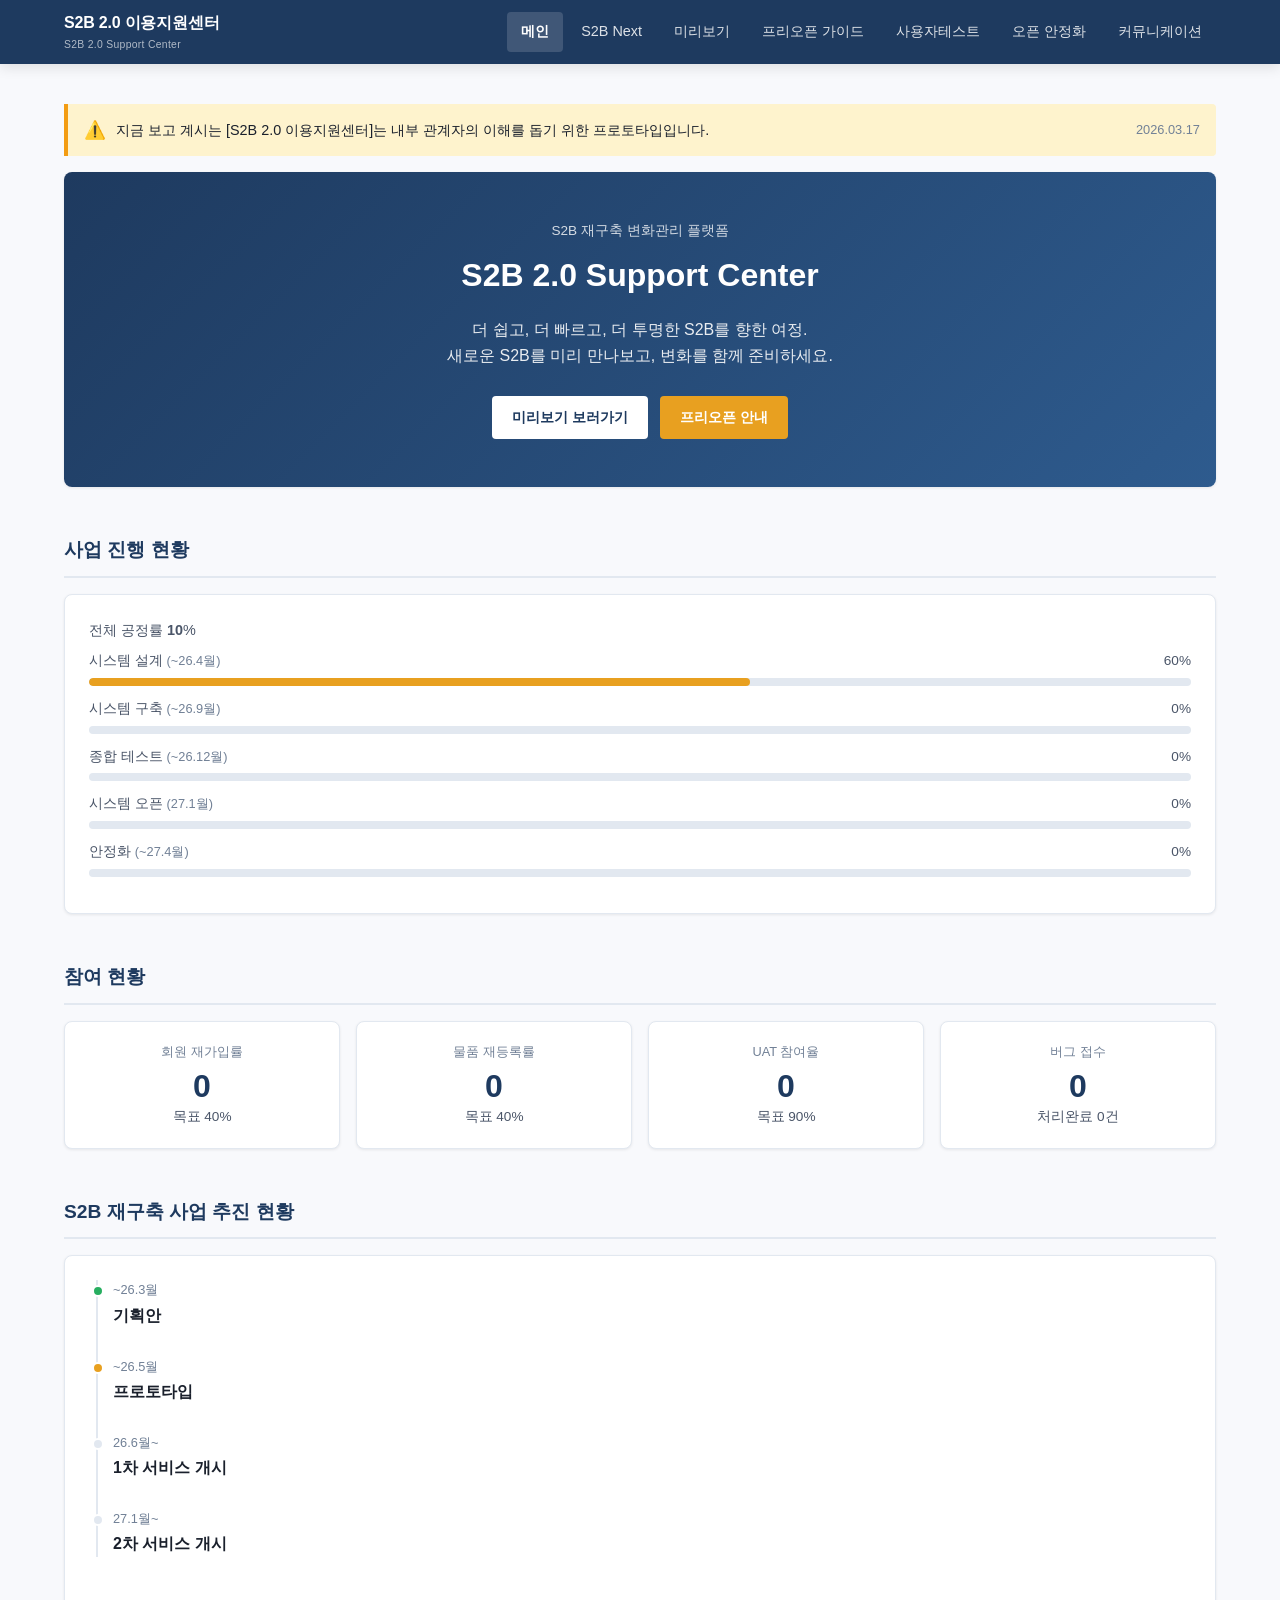
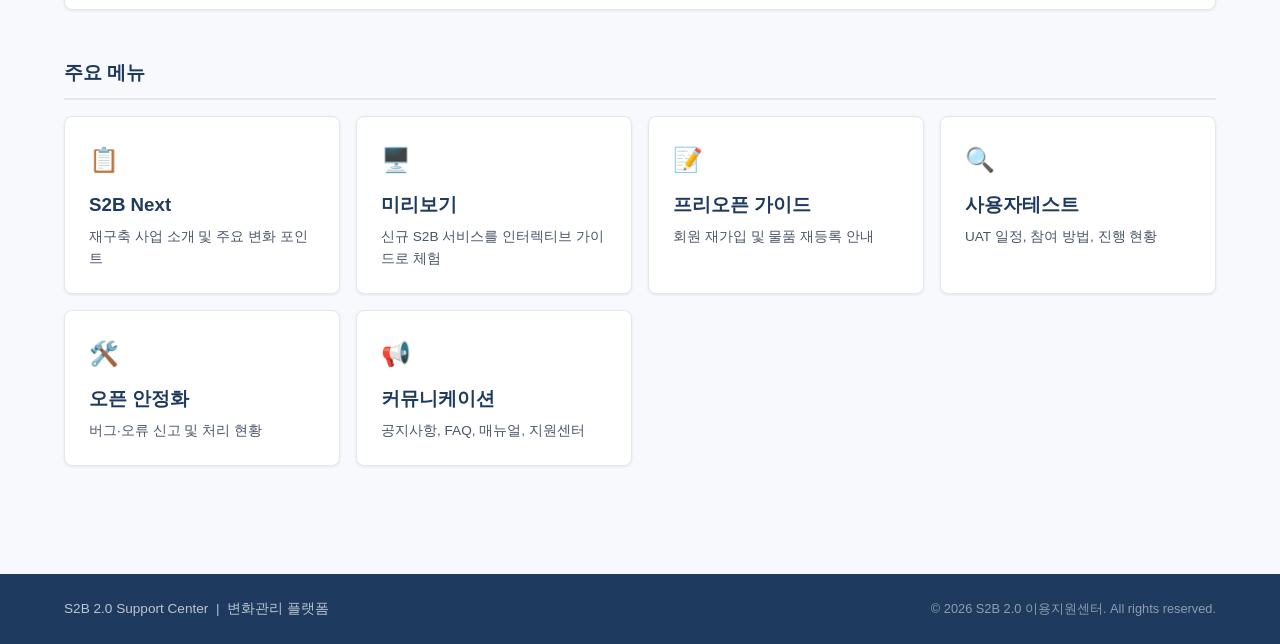
<file: index.html>
<!DOCTYPE html>
<html lang="ko">
<head>
  <meta charset="UTF-8">
  <meta name="viewport" content="width=device-width, initial-scale=1.0">
  <meta name="description" content="S2B 재구축 변화관리 플랫폼 - S2B 2.0 Support Center">
  <title>메인 | S2B 2.0 이용지원센터</title>
  <link rel="stylesheet" href="css/style.css">
</head>
<body>

  <div id="header-mount"></div>

  <main>
    <div class="container">

      <!-- 긴급공지 -->
      <div id="urgent-notices"></div>

      <!-- 히어로 -->
      <section class="card" style="text-align:center; padding: 48px 24px; background: linear-gradient(135deg, var(--color-primary) 0%, var(--color-primary-lt) 100%); color:#fff; border:none;">
        <p style="font-size:.85rem; opacity:.8; margin-bottom:8px;">S2B 재구축 변화관리 플랫폼</p>
        <h1 style="font-size:2rem; font-weight:800; margin-bottom:16px;">S2B 2.0 Support Center</h1>
        <p style="font-size:1rem; opacity:.9; max-width:540px; margin:0 auto 28px;">
          더 쉽고, 더 빠르고, 더 투명한 S2B를 향한 여정.<br>
          새로운 S2B를 미리 만나보고, 변화를 함께 준비하세요.
        </p>
        <div style="display:flex; gap:12px; justify-content:center; flex-wrap:wrap;">
          <a href="preview.html"  class="btn" style="background:#fff; color:var(--color-primary);">미리보기 보러가기</a>
          <a href="preopen.html" class="btn" style="background:var(--color-accent); color:#fff;">프리오픈 안내</a>
        </div>
      </section>

      <!-- 사업 진행 현황 -->
      <section>
        <h2 class="section-title">사업 진행 현황</h2>
        <div class="card">
          <div style="margin-bottom:8px; font-size:.9rem; color:var(--color-text-sub);">
            전체 공정률 <strong id="overall-rate">-</strong>%
          </div>
          <div id="phase-progress"></div>
        </div>
      </section>

      <!-- 참여 현황 통계 -->
      <section>
        <h2 class="section-title">참여 현황</h2>
        <div class="stat-grid" id="stat-grid"></div>
      </section>

      <!-- S2B 재구축 사업 추진 현황 -->
      <section>
        <h2 class="section-title">S2B 재구축 사업 추진 현황</h2>
        <div class="card">
          <div class="timeline" id="ngc-timeline"></div>
        </div>
      </section>

      <!-- 바로가기 카드 -->
      <section>
        <h2 class="section-title">주요 메뉴</h2>
        <div style="display:grid; grid-template-columns: repeat(auto-fit, minmax(220px, 1fr)); gap:16px;">
          <a href="s2b-next.html" class="card" style="display:block; text-decoration:none;">
            <div style="font-size:1.5rem; margin-bottom:10px;">📋</div>
            <h3 style="font-weight:700; margin-bottom:6px; color:var(--color-primary);">S2B Next</h3>
            <p style="font-size:.85rem; color:var(--color-text-sub);">재구축 사업 소개 및 주요 변화 포인트</p>
          </a>
          <a href="preview.html" class="card" style="display:block; text-decoration:none;">
            <div style="font-size:1.5rem; margin-bottom:10px;">🖥️</div>
            <h3 style="font-weight:700; margin-bottom:6px; color:var(--color-primary);">미리보기</h3>
            <p style="font-size:.85rem; color:var(--color-text-sub);">신규 S2B 서비스를 인터렉티브 가이드로 체험</p>
          </a>
          <a href="preopen.html" class="card" style="display:block; text-decoration:none;">
            <div style="font-size:1.5rem; margin-bottom:10px;">📝</div>
            <h3 style="font-weight:700; margin-bottom:6px; color:var(--color-primary);">프리오픈 가이드</h3>
            <p style="font-size:.85rem; color:var(--color-text-sub);">회원 재가입 및 물품 재등록 안내</p>
          </a>
          <a href="uat.html" class="card" style="display:block; text-decoration:none;">
            <div style="font-size:1.5rem; margin-bottom:10px;">🔍</div>
            <h3 style="font-weight:700; margin-bottom:6px; color:var(--color-primary);">사용자테스트</h3>
            <p style="font-size:.85rem; color:var(--color-text-sub);">UAT 일정, 참여 방법, 진행 현황</p>
          </a>
          <a href="stabilization.html" class="card" style="display:block; text-decoration:none;">
            <div style="font-size:1.5rem; margin-bottom:10px;">🛠️</div>
            <h3 style="font-weight:700; margin-bottom:6px; color:var(--color-primary);">오픈 안정화</h3>
            <p style="font-size:.85rem; color:var(--color-text-sub);">버그·오류 신고 및 처리 현황</p>
          </a>
          <a href="communication.html" class="card" style="display:block; text-decoration:none;">
            <div style="font-size:1.5rem; margin-bottom:10px;">📢</div>
            <h3 style="font-weight:700; margin-bottom:6px; color:var(--color-primary);">커뮤니케이션</h3>
            <p style="font-size:.85rem; color:var(--color-text-sub);">공지사항, FAQ, 매뉴얼, 지원센터</p>
          </a>
        </div>
      </section>

    </div>
  </main>

  <div id="footer-mount"></div>

  <script src="js/components.js"></script>
  <script src="js/app.js"></script>
  <script>
    document.addEventListener('DOMContentLoaded', async () => {
      const data = await loadData('data/main.json');
      if (!data) return;

      // 긴급공지
      const urgentEl = document.getElementById('urgent-notices');
      const urgent = data.notices.filter(n => n.type === 'urgent');
      urgentEl.innerHTML = urgent.map(n => `
        <div class="urgent-banner">
          <span class="urgent-icon">⚠️</span>
          <span class="urgent-text">${n.title}</span>
          <span class="urgent-date">${formatDate(n.date)}</span>
        </div>
      `).join('');

      // 전체 공정률
      document.getElementById('overall-rate').textContent = data.projectProgress.overall;

      // 단계별 진행률
      const phaseEl = document.getElementById('phase-progress');
      phaseEl.innerHTML = data.projectProgress.phases.map(p => `
        <div class="progress-wrap">
          <div class="progress-label">
            <span>${p.name} <span style="font-size:.8rem; color:var(--color-text-muted);">(${p.period})</span></span>
            <span>${p.rate}%</span>
          </div>
          <div class="progress-bar">
            <div class="progress-fill ${p.status === 'active' ? 'accent' : p.status === 'done' ? 'success' : ''}"
                 style="width:${p.rate}%"></div>
          </div>
        </div>
      `).join('');

      // 통계 카드
      const s = data.stats;
      renderStatCards('stat-grid', [
        { label: '회원 재가입률',  value: s.memberReregister.current,  unit: `목표 ${s.memberReregister.target}%`,  color: '' },
        { label: '물품 재등록률',  value: s.productReregister.current, unit: `목표 ${s.productReregister.target}%`, color: '' },
        { label: 'UAT 참여율',     value: s.uatProgress.current,       unit: `목표 ${s.uatProgress.target}%`,       color: '' },
        { label: '버그 접수',      value: s.bugBounty.total,           unit: `처리완료 ${s.bugBounty.completed}건`, color: '' },
      ]);

      // NGC 타임라인
      const tlEl = document.getElementById('ngc-timeline');
      tlEl.innerHTML = data.ngcProgress.phases.map(p => `
        <div class="timeline-item ${p.status}">
          <div class="timeline-period">${p.period}</div>
          <div class="timeline-label">${p.name}</div>
        </div>
      `).join('');
    });
  </script>
</body>
</html>
</file>
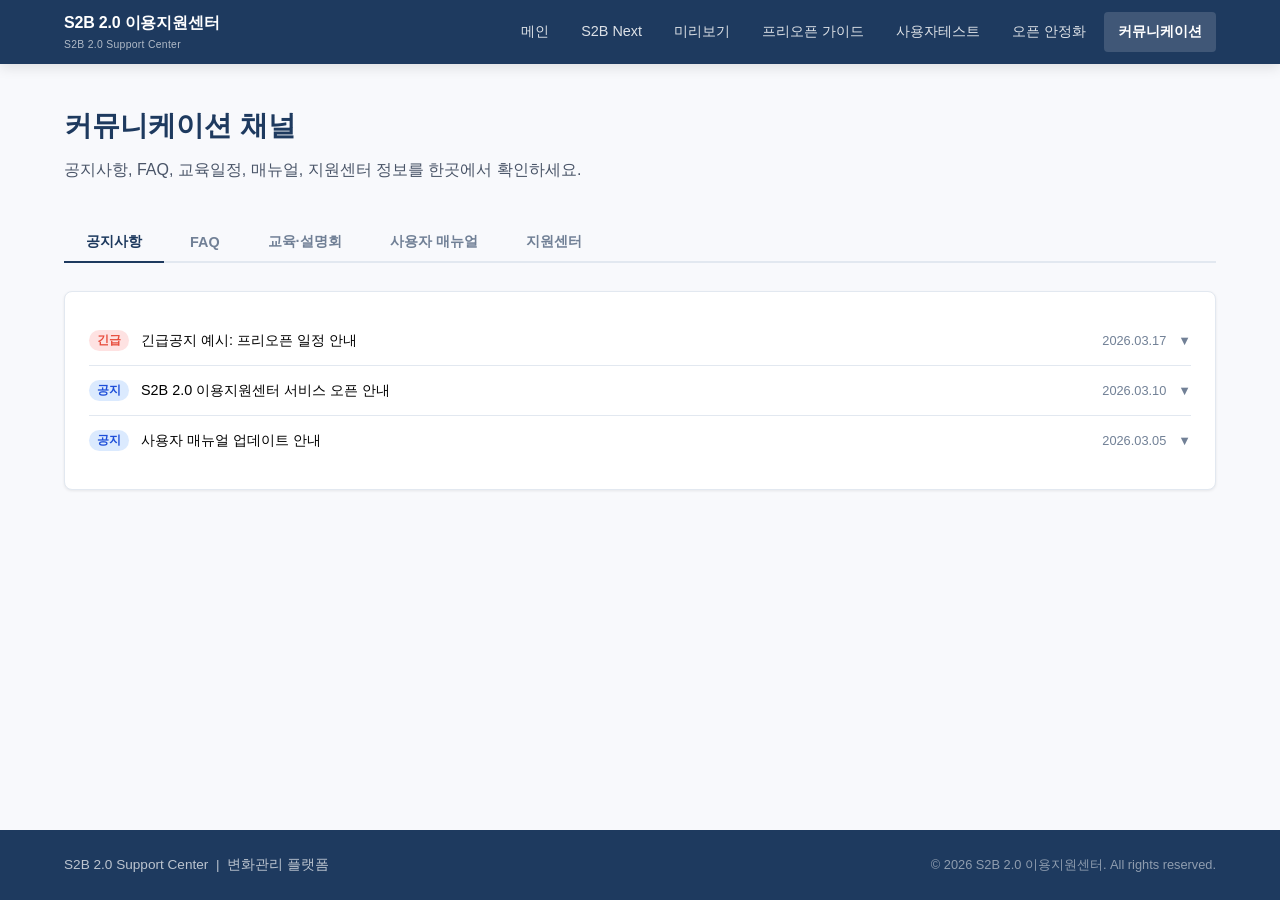
<file: communication.html>
<!DOCTYPE html>
<html lang="ko">
<head>
  <meta charset="UTF-8">
  <meta name="viewport" content="width=device-width, initial-scale=1.0">
  <meta name="description" content="커뮤니케이션 채널 - 공지사항, FAQ, 교육일정, 매뉴얼, 지원센터">
  <title>커뮤니케이션 | S2B 2.0 이용지원센터</title>
  <link rel="stylesheet" href="css/style.css">
  <style>
    .comm-tabs { display: flex; gap: 4px; flex-wrap: wrap; margin-bottom: 28px; border-bottom: 2px solid var(--color-border); }
    .comm-tab {
      padding: 10px 22px; font-size: .9rem; font-weight: 600;
      color: var(--color-text-muted);
      border-bottom: 2px solid transparent; margin-bottom: -2px;
      cursor: pointer; transition: all .15s; white-space: nowrap;
    }
    .comm-tab.active { color: var(--color-primary); border-bottom-color: var(--color-primary); }
    .comm-panel { display: none; }
    .comm-panel.active { display: block; }

    .edu-table { width: 100%; border-collapse: collapse; font-size: .875rem; }
    .edu-table th { background: var(--color-bg); padding: 10px 14px; text-align:left; font-weight:600; border-bottom: 2px solid var(--color-border); }
    .edu-table td { padding: 12px 14px; border-bottom: 1px solid var(--color-border); vertical-align: top; }
    .edu-table tr:last-child td { border-bottom: none; }

    .manual-list { display: flex; flex-direction: column; gap: 8px; }
    .manual-item {
      display: flex; align-items: center; justify-content: space-between; gap: 12px;
      padding: 14px 16px;
      border: 1px solid var(--color-border); border-radius: var(--radius-md);
      background: var(--color-surface);
    }
    .manual-info { display: flex; align-items: center; gap: 10px; flex: 1; }
    .manual-icon { font-size: 1.4rem; }
    .manual-title { font-weight: 600; font-size: .9rem; }
    .manual-size  { font-size: .8rem; color: var(--color-text-muted); }
  </style>
</head>
<body>

  <div id="header-mount"></div>

  <main>
    <div class="container">
      <h1 class="page-title">커뮤니케이션 채널</h1>
      <p class="page-desc">공지사항, FAQ, 교육일정, 매뉴얼, 지원센터 정보를 한곳에서 확인하세요.</p>

      <div class="comm-tabs">
        <button class="comm-tab active" data-tab="notice">공지사항</button>
        <button class="comm-tab" data-tab="faq">FAQ</button>
        <button class="comm-tab" data-tab="education">교육·설명회</button>
        <button class="comm-tab" data-tab="manual">사용자 매뉴얼</button>
        <button class="comm-tab" data-tab="support">지원센터</button>
      </div>

      <!-- 공지사항 -->
      <div class="comm-panel active" id="panel-notice">
        <div class="card" id="notice-list-wrap">
          <div class="notice-list" id="notice-list"></div>
        </div>
      </div>

      <!-- FAQ -->
      <div class="comm-panel" id="panel-faq">
        <div style="display:flex; gap:8px; flex-wrap:wrap; margin-bottom:16px;" id="faq-category-filter">
          <button class="preview-nav-btn active" data-cat="all" style="border-radius:4px; padding:6px 14px; border:1.5px solid var(--color-border); font-size:.85rem; font-weight:600; color:var(--color-text-sub); background:var(--color-surface); cursor:pointer;">전체</button>
        </div>
        <div id="faq-container"></div>
      </div>

      <!-- 교육·설명회 -->
      <div class="comm-panel" id="panel-education">
        <div class="card" style="overflow-x:auto;">
          <table class="edu-table">
            <thead>
              <tr>
                <th>구분</th><th>제목</th><th>일정</th><th>대상</th><th>상태</th>
              </tr>
            </thead>
            <tbody id="edu-tbody"></tbody>
          </table>
        </div>
      </div>

      <!-- 사용자 매뉴얼 -->
      <div class="comm-panel" id="panel-manual">
        <div class="manual-list" id="manual-list"></div>
      </div>

      <!-- 지원센터 -->
      <div class="comm-panel" id="panel-support">
        <div style="display:grid; grid-template-columns:repeat(auto-fit, minmax(260px,1fr)); gap:16px;">
          <div class="card">
            <h3 style="font-weight:700; margin-bottom:16px; color:var(--color-primary);">프로젝트팀</h3>
            <dl style="display:flex; flex-direction:column; gap:10px; font-size:.9rem;">
              <div style="display:flex; gap:12px;">
                <dt style="color:var(--color-text-muted); flex-shrink:0; width:50px;">기관명</dt>
                <dd id="team-name" style="font-weight:600;"></dd>
              </div>
              <div style="display:flex; gap:12px;">
                <dt style="color:var(--color-text-muted); flex-shrink:0; width:50px;">전화</dt>
                <dd id="team-phone"></dd>
              </div>
              <div style="display:flex; gap:12px;">
                <dt style="color:var(--color-text-muted); flex-shrink:0; width:50px;">이메일</dt>
                <dd id="team-email"></dd>
              </div>
              <div style="display:flex; gap:12px;">
                <dt style="color:var(--color-text-muted); flex-shrink:0; width:50px;">운영</dt>
                <dd id="team-hours"></dd>
              </div>
            </dl>
          </div>
          <div class="card">
            <h3 style="font-weight:700; margin-bottom:16px; color:var(--color-primary);">고객센터</h3>
            <dl style="display:flex; flex-direction:column; gap:10px; font-size:.9rem;">
              <div style="display:flex; gap:12px;">
                <dt style="color:var(--color-text-muted); flex-shrink:0; width:50px;">기관명</dt>
                <dd id="cc-name" style="font-weight:600;"></dd>
              </div>
              <div style="display:flex; gap:12px;">
                <dt style="color:var(--color-text-muted); flex-shrink:0; width:50px;">전화</dt>
                <dd id="cc-phone"></dd>
              </div>
              <div style="display:flex; gap:12px;">
                <dt style="color:var(--color-text-muted); flex-shrink:0; width:50px;">운영</dt>
                <dd id="cc-hours"></dd>
              </div>
            </dl>
          </div>
        </div>
      </div>
    </div>
  </main>

  <div id="footer-mount"></div>

  <script src="js/components.js"></script>
  <script src="js/app.js"></script>
  <script>
    // 탭 전환
    document.querySelectorAll('.comm-tab').forEach(tab => {
      tab.addEventListener('click', () => {
        document.querySelectorAll('.comm-tab').forEach(t => t.classList.remove('active'));
        document.querySelectorAll('.comm-panel').forEach(p => p.classList.remove('active'));
        tab.classList.add('active');
        document.getElementById('panel-' + tab.dataset.tab).classList.add('active');
      });
    });

    document.addEventListener('DOMContentLoaded', async () => {
      const data = await loadData('data/communication.json');
      if (!data) return;

      // 공지사항
      renderNoticeList('notice-list', data.notices, 20);

      // FAQ
      const categories = ['all', ...new Set(data.faq.map(f => f.category))];
      const filterEl = document.getElementById('faq-category-filter');
      filterEl.innerHTML = categories.map(c => `
        <button class="comm-filter-btn ${c === 'all' ? 'active' : ''}"
                data-cat="${c}"
                style="padding:6px 14px; border:1.5px solid var(--color-border); border-radius:4px; font-size:.85rem; font-weight:600; color:var(--color-text-sub); background:var(--color-surface); cursor:pointer;">
          ${c === 'all' ? '전체' : c}
        </button>
      `).join('');

      function renderFilteredFAQ(cat) {
        const items = cat === 'all' ? data.faq : data.faq.filter(f => f.category === cat);
        renderFAQ('faq-container', items);
      }
      renderFilteredFAQ('all');

      filterEl.querySelectorAll('.comm-filter-btn').forEach(btn => {
        btn.addEventListener('click', () => {
          filterEl.querySelectorAll('.comm-filter-btn').forEach(b => {
            b.style.background = 'var(--color-surface)';
            b.style.color = 'var(--color-text-sub)';
            b.style.borderColor = 'var(--color-border)';
          });
          btn.style.background = 'var(--color-primary)';
          btn.style.color = '#fff';
          btn.style.borderColor = 'var(--color-primary)';
          renderFilteredFAQ(btn.dataset.cat);
        });
      });

      // 교육
      document.getElementById('edu-tbody').innerHTML = data.education.map(e => `
        <tr>
          <td><span class="badge badge-info">${e.type}</span></td>
          <td>${e.title}</td>
          <td>${e.date}</td>
          <td>${e.target}</td>
          <td><span class="badge badge-notice">${e.status}</span></td>
        </tr>
      `).join('');

      // 매뉴얼
      document.getElementById('manual-list').innerHTML = data.manuals.map(m => `
        <div class="manual-item">
          <div class="manual-info">
            <span class="manual-icon">📄</span>
            <div>
              <div class="manual-title">${m.title}</div>
              <div class="manual-size">${m.size}</div>
            </div>
          </div>
          <a href="assets/manuals/${m.filename}" download
             class="btn btn-outline" style="font-size:.8rem; padding:6px 14px;">
            다운로드
          </a>
        </div>
      `).join('');

      // 지원센터
      const pt = data.support.projectTeam;
      const cc = data.support.callCenter;
      document.getElementById('team-name').textContent  = pt.name;
      document.getElementById('team-phone').textContent = pt.phone;
      document.getElementById('team-email').textContent = pt.email;
      document.getElementById('team-hours').textContent = pt.hours;
      document.getElementById('cc-name').textContent    = cc.name;
      document.getElementById('cc-phone').textContent   = cc.phone;
      document.getElementById('cc-hours').textContent   = cc.hours;
    });
  </script>
</body>
</html>
</file>
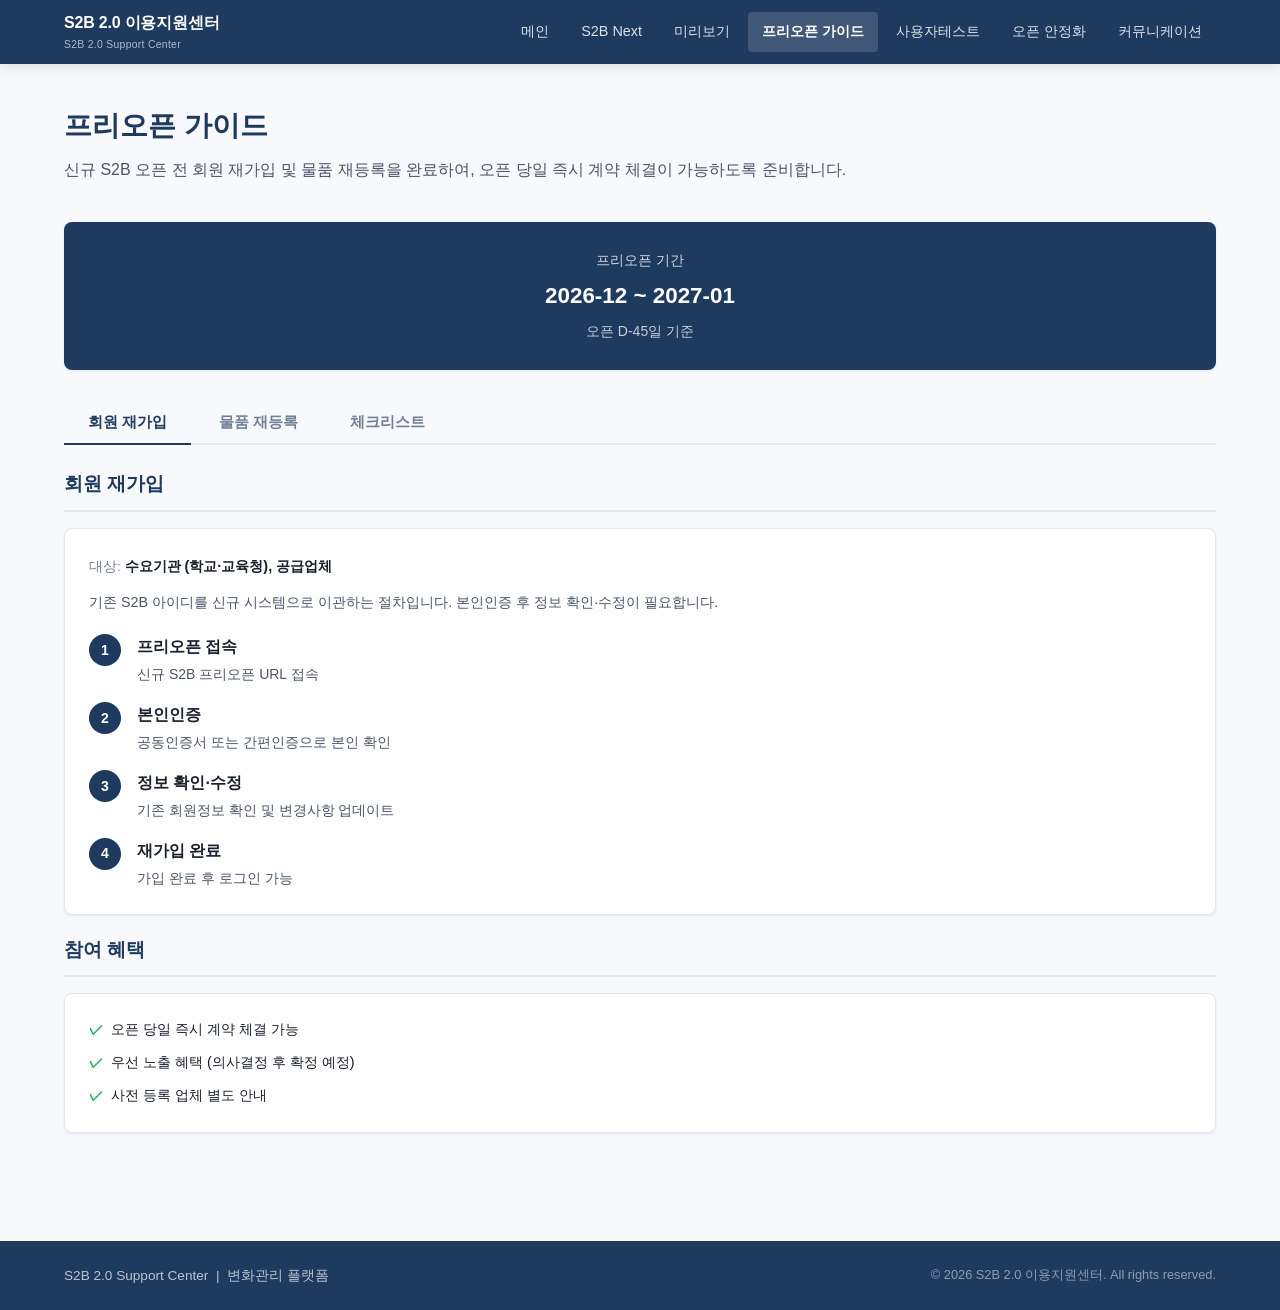
<file: preopen.html>
<!DOCTYPE html>
<html lang="ko">
<head>
  <meta charset="UTF-8">
  <meta name="viewport" content="width=device-width, initial-scale=1.0">
  <meta name="description" content="프리오픈 가이드 - 회원 재가입 및 물품 재등록 안내">
  <title>프리오픈 가이드 | S2B 2.0 이용지원센터</title>
  <link rel="stylesheet" href="css/style.css">
  <style>
    .step-list { display: flex; flex-direction: column; gap: 16px; }
    .step-item {
      display: flex;
      gap: 16px;
      align-items: flex-start;
    }
    .step-num {
      width: 32px; height: 32px;
      border-radius: 50%;
      background: var(--color-primary);
      color: #fff;
      font-weight: 700;
      font-size: .875rem;
      display: flex; align-items: center; justify-content: center;
      flex-shrink: 0;
    }
    .step-content { flex: 1; }
    .step-label { font-weight: 700; margin-bottom: 4px; }
    .step-desc  { font-size: .875rem; color: var(--color-text-sub); }

    .target-tabs { display: flex; gap: 4px; margin-bottom: 24px; border-bottom: 2px solid var(--color-border); }
    .target-tab {
      padding: 10px 24px; font-size: .95rem; font-weight: 600;
      color: var(--color-text-muted);
      border-bottom: 2px solid transparent; margin-bottom: -2px;
      cursor: pointer; transition: all .15s;
    }
    .target-tab.active { color: var(--color-primary); border-bottom-color: var(--color-primary); }
    .tab-panel { display: none; }
    .tab-panel.active { display: block; }
  </style>
</head>
<body>

  <div id="header-mount"></div>

  <main>
    <div class="container">
      <h1 class="page-title">프리오픈 가이드</h1>
      <p class="page-desc" id="preopen-purpose">-</p>

      <!-- D-Day 배너 -->
      <div class="card" style="background:var(--color-primary); color:#fff; text-align:center; padding:28px; margin-bottom:32px; border:none;">
        <div style="font-size:.85rem; opacity:.8; margin-bottom:6px;">프리오픈 기간</div>
        <div id="preopen-period" style="font-size:1.4rem; font-weight:800;">-</div>
        <div style="font-size:.875rem; opacity:.75; margin-top:6px;" id="dday-base">-</div>
      </div>

      <!-- 대상별 탭 -->
      <div class="target-tabs">
        <button class="target-tab active" data-tab="member">회원 재가입</button>
        <button class="target-tab" data-tab="product">물품 재등록</button>
        <button class="target-tab" data-tab="checklist">체크리스트</button>
      </div>

      <!-- 회원 재가입 -->
      <div class="tab-panel active" id="tab-member">
        <h2 class="section-title" id="member-title">-</h2>
        <div class="card" style="margin-bottom:20px;">
          <div style="margin-bottom:12px;">
            <span style="font-size:.85rem; color:var(--color-text-muted);">대상: </span>
            <span id="member-targets" style="font-weight:600; font-size:.9rem;"></span>
          </div>
          <p id="member-desc" style="font-size:.9rem; color:var(--color-text-sub); margin-bottom:20px;"></p>
          <div class="step-list" id="member-steps"></div>
        </div>
      </div>

      <!-- 물품 재등록 -->
      <div class="tab-panel" id="tab-product">
        <h2 class="section-title" id="product-title">-</h2>
        <div class="card" style="margin-bottom:20px;">
          <div style="margin-bottom:12px;">
            <span style="font-size:.85rem; color:var(--color-text-muted);">대상: </span>
            <span id="product-targets" style="font-weight:600; font-size:.9rem;"></span>
          </div>
          <p id="product-desc" style="font-size:.9rem; color:var(--color-text-sub); margin-bottom:20px;"></p>
          <div class="step-list" id="product-steps"></div>
        </div>
      </div>

      <!-- 체크리스트 -->
      <div class="tab-panel" id="tab-checklist">
        <h2 class="section-title">사전 준비 체크리스트</h2>
        <div class="card">
          <p style="font-size:.875rem; color:var(--color-text-sub); margin-bottom:20px;">
            프리오픈 참여 전 아래 항목을 미리 확인하고 준비해 주세요.
          </p>
          <div class="checklist" id="checklist"></div>
        </div>
      </div>

      <!-- 인센티브 -->
      <section>
        <h2 class="section-title">참여 혜택</h2>
        <div class="card">
          <ul id="incentives" style="display:flex; flex-direction:column; gap:10px;"></ul>
        </div>
      </section>

    </div>
  </main>

  <div id="footer-mount"></div>

  <script src="js/components.js"></script>
  <script src="js/app.js"></script>
  <script>
    // 탭 전환
    document.querySelectorAll('.target-tab').forEach(tab => {
      tab.addEventListener('click', () => {
        document.querySelectorAll('.target-tab').forEach(t => t.classList.remove('active'));
        document.querySelectorAll('.tab-panel').forEach(p => p.classList.remove('active'));
        tab.classList.add('active');
        document.getElementById('tab-' + tab.dataset.tab).classList.add('active');
      });
    });

    document.addEventListener('DOMContentLoaded', async () => {
      const data = await loadData('data/preopen.json');
      if (!data) return;

      document.getElementById('preopen-purpose').textContent = data.overview.purpose;
      document.getElementById('preopen-period').textContent =
        `${data.overview.period.start} ~ ${data.overview.period.end}`;
      document.getElementById('dday-base').textContent = data.overview.period.dDayBase;

      // 회원 재가입
      document.getElementById('member-title').textContent   = data.memberReregister.title;
      document.getElementById('member-targets').textContent = data.memberReregister.targets.join(', ');
      document.getElementById('member-desc').textContent    = data.memberReregister.description;
      document.getElementById('member-steps').innerHTML = data.memberReregister.steps.map(s => `
        <div class="step-item">
          <div class="step-num">${s.seq}</div>
          <div class="step-content">
            <div class="step-label">${s.label}</div>
            <div class="step-desc">${s.desc}</div>
          </div>
        </div>
      `).join('');

      // 물품 재등록
      document.getElementById('product-title').textContent   = data.productReregister.title;
      document.getElementById('product-targets').textContent = data.productReregister.targets.join(', ');
      document.getElementById('product-desc').textContent    = data.productReregister.description;
      document.getElementById('product-steps').innerHTML = data.productReregister.steps.map(s => `
        <div class="step-item">
          <div class="step-num">${s.seq}</div>
          <div class="step-content">
            <div class="step-label">${s.label}</div>
            <div class="step-desc">${s.desc}</div>
          </div>
        </div>
      `).join('');

      // 체크리스트
      document.getElementById('checklist').innerHTML = data.checklist.map(c => `
        <label class="checklist-item">
          <input type="checkbox">
          <span><span class="badge badge-info" style="margin-right:6px;">${c.category}</span>${c.item}</span>
        </label>
      `).join('');

      // 인센티브
      document.getElementById('incentives').innerHTML = data.incentives.map(i => `
        <li style="display:flex; gap:8px; align-items:flex-start; font-size:.9rem;">
          <span style="color:var(--color-success); font-weight:700; flex-shrink:0;">✓</span>
          <span>${i}</span>
        </li>
      `).join('');
    });
  </script>
</body>
</html>
</file>
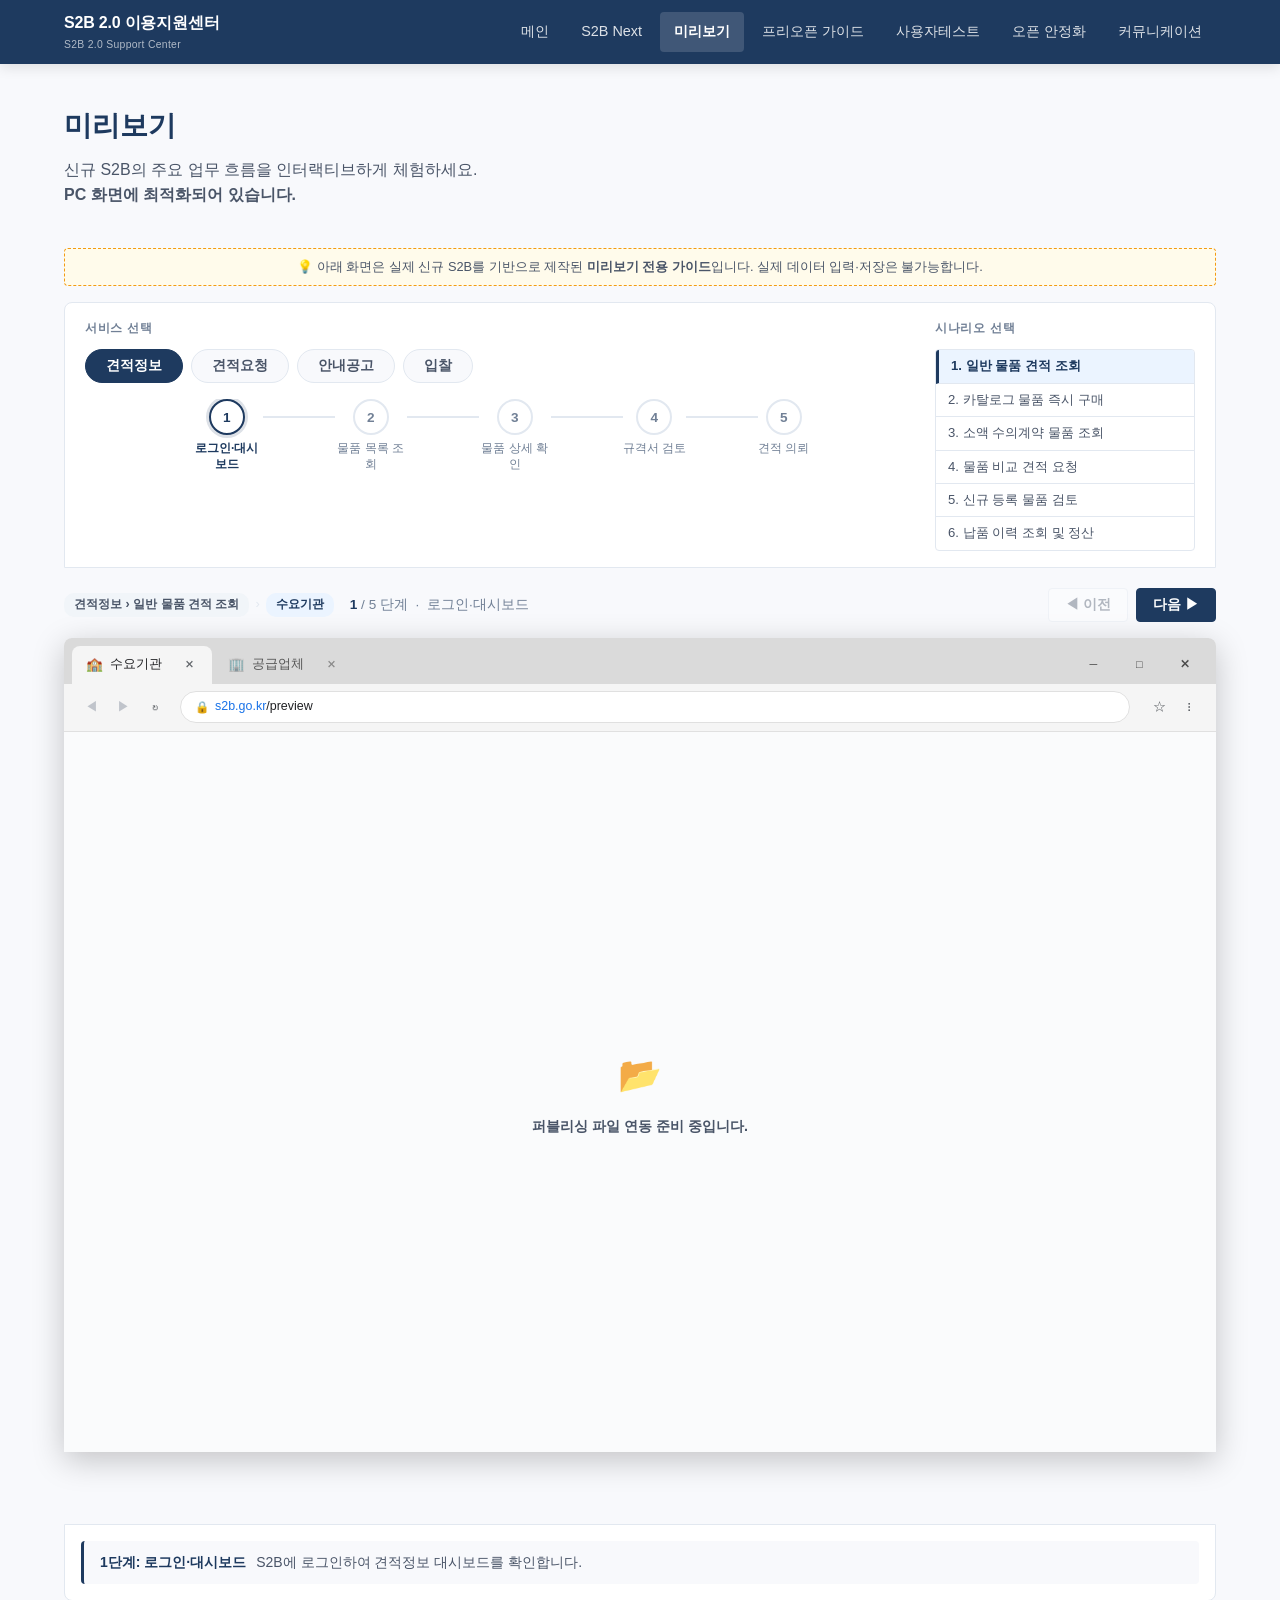
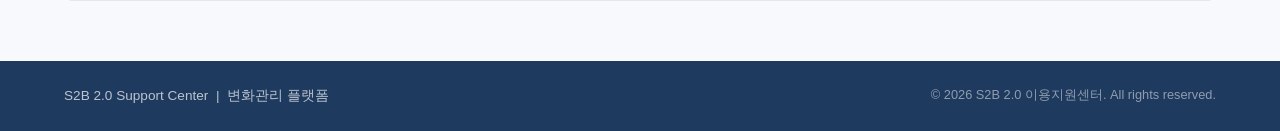
<file: preview.html>
<!DOCTYPE html>
<html lang="ko">
<head>
  <meta charset="UTF-8">
  <meta name="viewport" content="width=device-width, initial-scale=1.0">
  <title>미리보기 | S2B 2.0 이용지원센터</title>
  <link rel="stylesheet" href="css/style.css">
  <style>
    /* 1280px 미만 안내 */
    .narrow-notice { display:none; text-align:center; padding:80px 20px; color:var(--color-text-sub); }
    .narrow-notice .icon { font-size:3rem; margin-bottom:16px; }

    /* 투어 래퍼 */
    .tour-wrapper { display:flex; flex-direction:column; }
    .tour-guide-notice {
      background:#FFFBEB; border:1px dashed var(--color-warning);
      border-radius:var(--radius-sm); padding:8px 14px;
      font-size:.8rem; color:var(--color-text-sub);
      margin-bottom:16px; text-align:center;
    }

    /* ── 선택 영역 ── */
    .selection-bar {
      display:flex; align-items:stretch; gap:20px;
      background:var(--color-surface);
      border:1px solid var(--color-border);
      border-radius:var(--radius-md) var(--radius-md) 0 0;
      padding:16px 20px;
    }
    .selection-left  { flex:1; min-width:0; }
    .selection-right { flex-shrink:0; width:260px; display:flex; flex-direction:column; }
    .selection-label {
      font-size:.78rem; font-weight:700; color:var(--color-text-muted);
      text-transform:uppercase; letter-spacing:.06em; margin-bottom:10px;
    }
    .service-tabs { display:flex; gap:8px; flex-wrap:wrap; }
    .service-tab {
      padding:7px 20px; border-radius:20px; font-size:.875rem; font-weight:600;
      color:var(--color-text-sub); background:var(--color-bg);
      border:1.5px solid var(--color-border); cursor:pointer; transition:all .15s;
    }
    .service-tab:hover { border-color:var(--color-primary-lt); color:var(--color-primary-lt); }
    .service-tab.active { background:var(--color-primary); color:#fff; border-color:var(--color-primary); }

    /* ── 시나리오 리스트박스 ── */
    .scenario-list {
      flex:1; min-height:80px; overflow-y:auto;
      border:1.5px solid var(--color-border); border-radius:var(--radius-sm);
      background:#fff;
    }
    .scenario-list::-webkit-scrollbar { width:6px; }
    .scenario-list::-webkit-scrollbar-thumb { background:var(--color-border); border-radius:3px; }
    .scenario-item {
      padding:7px 12px; font-size:.82rem; cursor:pointer;
      border-bottom:1px solid var(--color-border);
      color:var(--color-text-sub); line-height:1.4;
      white-space:nowrap; overflow:hidden; text-overflow:ellipsis;
      transition:background .1s;
    }
    .scenario-item:last-child { border-bottom:none; }
    .scenario-item:hover { background:var(--color-bg); color:var(--color-text); }
    .scenario-item.active {
      background:#EBF4FF; color:var(--color-primary); font-weight:600;
      border-left:3px solid var(--color-primary);
    }


    /* ── 상단 바 ── */
    .tour-topbar {
      display:flex; align-items:center; gap:16px;
      padding:10px 16px; background:var(--color-surface);
      border:1px solid var(--color-border); border-bottom:none; border-top:none;
    }
    .step-indicator { font-size:.85rem; color:var(--color-text-muted); white-space:nowrap; }
    .step-indicator strong { color:var(--color-primary); }
    .current-context {
      display:flex; align-items:center; gap:6px;
      font-size:.8rem; color:var(--color-text-sub);
    }
    .context-badge {
      padding:2px 10px; border-radius:10px; font-size:.78rem; font-weight:600;
    }
    .context-badge.school   { background:#EBF4FF; color:#1E3A5F; }
    .context-badge.supplier { background:#F0FDF4; color:#065F46; }
    .tour-nav-btns { display:flex; gap:8px; margin-left:auto; }
    .tour-nav-btn {
      display:flex; align-items:center; gap:4px;
      padding:7px 16px; border-radius:var(--radius-sm); font-size:.875rem; font-weight:600;
      border:1.5px solid var(--color-border); color:var(--color-text-sub);
      background:var(--color-surface); transition:all .15s; cursor:pointer;
    }
    .tour-nav-btn:hover:not(:disabled) { border-color:var(--color-primary); color:var(--color-primary); }
    .tour-nav-btn:disabled { opacity:.4; cursor:not-allowed; }
    .tour-nav-btn.next { background:var(--color-primary); color:#fff; border-color:var(--color-primary); }
    .tour-nav-btn.next:hover:not(:disabled) { background:var(--color-primary-lt); }

    /* selection-bar / bezel / bottombar 너비 통일 */
    .tour-inner { width:100%; }

    /* ── 화면 프레임 래퍼 (베젤) ── */
    .screen-bezel {
      background:var(--color-bg);
      padding:0 0 72px;
    }
    /* 상단 바 — 베젤 안에서 */
    .screen-bezel .tour-topbar {
      padding:20px 0 16px;
      border:none; background:transparent;
    }

    /* ── Windows 11 Chrome 프레임 ── */
    .screen-frame {
      width:100%;
      border-radius:8px 8px 0 0;
      overflow:hidden;
      box-shadow:0 8px 32px rgba(0,0,0,.22);
    }
    /* ── Chrome (Windows 11, 연회색) ── */
    .chrome-tabbar {
      display:flex; align-items:flex-end;
      background:#DADADA; padding:8px 8px 0; gap:2px;
    }
    .chrome-tab {
      display:flex; align-items:center; gap:7px;
      padding:8px 14px 9px;
      background:transparent; border-radius:8px 8px 0 0;
      font-size:.8rem; color:#555;
      min-width:140px; max-width:200px;
      cursor:pointer; transition:background .15s, color .15s;
      position:relative; z-index:1; user-select:none;
    }
    .chrome-tab:hover:not(.active) { background:rgba(0,0,0,.07); color:#333; }
    .chrome-tab.active { background:#F5F5F5; color:#202124; }
    .chrome-tab-icon  { font-size:.85rem; flex-shrink:0; }
    .chrome-tab-title { flex:1; overflow:hidden; white-space:nowrap; text-overflow:ellipsis; }
    .chrome-tab-close {
      width:16px; height:16px; border-radius:50%;
      display:flex; align-items:center; justify-content:center;
      font-size:.6rem; color:#888; flex-shrink:0;
    }
    .chrome-tab.active .chrome-tab-close { color:#5F6368; }
    .chrome-tab-close:hover { background:rgba(0,0,0,.1); color:#333; }
    .chrome-wincontrols {
      margin-left:auto; display:flex; align-items:center; padding-bottom:5px; gap:0;
    }
    .chrome-wbtn {
      width:46px; height:30px; display:flex; align-items:center; justify-content:center;
      font-size:.68rem; color:#444; background:none; border:none;
      cursor:default; transition:background .12s; letter-spacing:-.5px;
    }
    .chrome-wbtn:hover       { background:rgba(0,0,0,.1); }
    .chrome-wbtn.close:hover { background:#C42B1C; color:#fff; }

    /* 주소 바 */
    .chrome-toolbar {
      display:flex; align-items:center; gap:2px;
      background:#F5F5F5; padding:7px 12px 8px;
      border-bottom:1px solid #E0E0E0;
    }
    .chrome-navbtn {
      width:30px; height:30px; border-radius:50%; display:flex; align-items:center;
      justify-content:center; font-size:.8rem; color:#5F6368; flex-shrink:0;
      transition:background .12s;
    }
    .chrome-navbtn:hover   { background:rgba(0,0,0,.07); }
    .chrome-navbtn.disabled { color:#C0C4CB; }
    .chrome-addressbar {
      flex:1; height:32px; background:#fff; border-radius:16px;
      border:1px solid #E0E0E0;
      display:flex; align-items:center; padding:0 14px; gap:6px;
      font-size:.78rem; color:#202124; margin:0 8px;
    }
    .chrome-lock   { font-size:.72rem; color:#5F6368; }
    .chrome-url    { flex:1; color:#202124; overflow:hidden; white-space:nowrap; text-overflow:ellipsis; }
    .chrome-url em { color:#1a73e8; font-style:normal; }
    .chrome-actions { display:flex; gap:0; margin-left:4px; }
    .chrome-action  {
      width:30px; height:30px; border-radius:50%; display:flex; align-items:center;
      justify-content:center; font-size:.8rem; color:#5F6368;
    }
    .chrome-action:hover { background:rgba(0,0,0,.07); }

    /* 단일 콘텐츠 패널 */
    .screen-content {
      height:720px; overflow-y:auto;
      background:#fafbfc; padding:24px;
    }

    /* ── 하단 바 ── */
    .tour-bottombar {
      background:var(--color-surface); border:1px solid var(--color-border);
      border-radius:0 0 var(--radius-md) var(--radius-md); padding:16px;
    }
    .step-bar { display:flex; justify-content:center; margin-bottom:0; margin-top:16px; overflow-x:auto; }
    .step-bar-inner { display:flex; align-items:flex-start; }
    .step-item { display:flex; flex-direction:column; align-items:center; cursor:pointer; }
    .step-connector { width:72px; height:2px; margin-top:17px; flex-shrink:0; transition:background .3s; }
    .step-connector.done    { background:var(--color-success); }
    .step-connector.pending { background:var(--color-border); }
    .step-circle {
      width:36px; height:36px; border-radius:50%;
      display:flex; align-items:center; justify-content:center;
      font-size:.85rem; font-weight:700; transition:all .2s;
      border:2px solid transparent; margin-bottom:6px; cursor:pointer;
    }
    .step-circle.done    { background:var(--color-success); color:#fff; border-color:var(--color-success); }
    .step-circle.current { background:#fff; color:var(--color-primary); border-color:var(--color-primary); box-shadow:0 0 0 3px rgba(30,58,95,.15); }
    .step-circle.pending { background:#fff; color:var(--color-text-muted); border-color:var(--color-border); }
    .step-item:hover .step-circle.pending { border-color:var(--color-primary-lt); color:var(--color-primary-lt); }
    .step-label { font-size:.75rem; color:var(--color-text-muted); text-align:center; max-width:72px; line-height:1.3; }
    .step-item.current-step .step-label { color:var(--color-primary); font-weight:600; }
    .step-desc-box {
      background:var(--color-bg); border-radius:var(--radius-sm); padding:10px 16px;
      font-size:.875rem; color:var(--color-text-sub);
      border-left:3px solid var(--color-primary);
      display:flex; align-items:center; gap:10px;
    }
    .step-desc-name { font-weight:700; color:var(--color-primary); white-space:nowrap; }

    /* 준비중 안내 */
    .ready-placeholder {
      display:flex; flex-direction:column; align-items:center; justify-content:center;
      height:100%; min-height:400px; gap:12px;
      color:var(--color-text-muted); text-align:center;
    }
    .ready-placeholder .icon { font-size:2.2rem; }
    .ready-placeholder .msg  { font-size:.9rem; font-weight:600; color:var(--color-text-sub); }

    /* ── 1280px 미만: 투어 숨김, 안내 표시 (모든 스타일 뒤에 위치해야 override됨) ── */
    @media (max-width:1279px) {
      .tour-wrapper  { display:none; }
      .narrow-notice { display:block; }
    }
  </style>
</head>
<body>
  <div id="header-mount"></div>
  <main>
    <div class="container">
      <h1 class="page-title">미리보기</h1>
      <p class="page-desc">
        신규 S2B의 주요 업무 흐름을 인터랙티브하게 체험하세요.<br>
        <strong>PC 화면에 최적화되어 있습니다.</strong>
      </p>

      <div class="narrow-notice">
        <div class="icon">🖥️</div>
        <p><strong>미리보기는 PC 화면에서 이용하실 수 있습니다.</strong></p>
        <p style="margin-top:8px;font-size:.875rem;">공지사항, FAQ, 매뉴얼 등은 다른 메뉴에서 모바일로 확인하실 수 있습니다.</p>
      </div>

      <div class="tour-wrapper">
        <div class="tour-guide-notice">
          💡 아래 화면은 실제 신규 S2B를 기반으로 제작된 <strong>미리보기 전용 가이드</strong>입니다. 실제 데이터 입력·저장은 불가능합니다.
        </div>

        <div class="tour-inner">
        <!-- 선택 영역 -->
        <div class="selection-bar">
          <div class="selection-left">
            <div class="selection-label">서비스 선택</div>
            <div class="service-tabs" id="service-tabs">
              <button class="service-tab active" data-service="estimate-info">견적정보</button>
              <button class="service-tab" data-service="estimate-req">견적요청</button>
              <button class="service-tab" data-service="notice">안내공고</button>
              <button class="service-tab" data-service="bid">입찰</button>
            </div>
            <div class="step-bar"><div class="step-bar-inner" id="step-bar-inner"></div></div>
          </div>
          <div class="selection-right">
            <div class="selection-label">시나리오 선택</div>
            <div class="scenario-list" id="scenario-list"></div>
          </div>
        </div>

        <!-- 화면 프레임 (Windows 11 Chrome) -->
        <div class="screen-bezel">

          <!-- 상단 바 -->
          <div class="tour-topbar">
            <div class="current-context">
              <span id="ctx-service-name" class="context-badge" style="background:#F1F5F9;color:var(--color-text-sub)">견적정보</span>
              <span style="color:var(--color-border)">›</span>
              <span id="ctx-target-badge" class="context-badge school">수요기관</span>
            </div>
            <div class="step-indicator">
              <strong id="top-step-num">1</strong> / <span id="top-total-num">5</span> 단계
              &nbsp;·&nbsp;
              <span id="top-step-name"></span>
            </div>
            <div class="tour-nav-btns">
              <button class="tour-nav-btn" id="btn-prev">◀ 이전</button>
              <button class="tour-nav-btn next" id="btn-next">다음 ▶</button>
            </div>
          </div>

          <div class="screen-frame">
            <!-- 탭 바 -->
            <div class="chrome-tabbar">
              <div class="chrome-tab active" data-tab-target="school" id="chrome-tab-school">
                <span class="chrome-tab-icon">🏫</span>
                <span class="chrome-tab-title">수요기관</span>
                <span class="chrome-tab-close">✕</span>
              </div>
              <div class="chrome-tab" data-tab-target="supplier" id="chrome-tab-supplier">
                <span class="chrome-tab-icon">🏢</span>
                <span class="chrome-tab-title">공급업체</span>
                <span class="chrome-tab-close">✕</span>
              </div>
              <div class="chrome-wincontrols">
                <button class="chrome-wbtn">─</button>
                <button class="chrome-wbtn">□</button>
                <button class="chrome-wbtn close">✕</button>
              </div>
            </div>
            <!-- 주소 바 -->
            <div class="chrome-toolbar">
              <div class="chrome-navbtn disabled">◀</div>
              <div class="chrome-navbtn disabled">▶</div>
              <div class="chrome-navbtn">↻</div>
              <div class="chrome-addressbar">
                <span class="chrome-lock">🔒</span>
                <span class="chrome-url"><em>s2b.go.kr</em>/preview</span>
              </div>
              <div class="chrome-actions">
                <div class="chrome-action">☆</div>
                <div class="chrome-action">⋮</div>
              </div>
            </div>
            <!-- 콘텐츠 -->
            <div class="screen-content" id="screen-content"></div>
          </div>
        </div>

        <!-- 하단 바 -->
        <div class="tour-bottombar">
          <div class="step-desc-box">
            <span class="step-desc-name" id="desc-name"></span>
            <span id="desc-text"></span>
          </div>
        </div>
        </div><!-- /tour-inner -->
      </div>
    </div>
  </main>
  <div id="footer-mount"></div>

  <script src="js/components.js"></script>
  <script src="js/app.js"></script>
  <script>
  // ── 플레이스홀더 ──────────────────────────────────────────────
  const PLACEHOLDER = `
    <div class="ready-placeholder">
      <div class="icon">📂</div>
      <div class="msg">퍼블리싱 파일 연동 준비 중입니다.</div>
    </div>`;

  // ── 콘텐츠 데이터 ─────────────────────────────────────────────
  // 구조: CONTENT[service].scenarios[scenarioIndex][target] = 단계 배열
  // html 필드에 퍼블리싱 파일 연동 시 실제 콘텐츠를 입력하세요.
  const CONTENT = {
    'estimate-info': {
      name: '견적정보',
      scenarios: [
        {
          name: '일반 물품 견적 조회',
          school:   [ {name:'로그인·대시보드', desc:'S2B에 로그인하여 견적정보 대시보드를 확인합니다.', html:PLACEHOLDER},
                      {name:'물품 목록 조회',   desc:'카테고리별 물품 목록을 조회합니다.',              html:PLACEHOLDER},
                      {name:'물품 상세 확인',   desc:'물품의 상세 규격과 납품 조건을 확인합니다.',      html:PLACEHOLDER},
                      {name:'규격서 검토',      desc:'물품 규격서 및 첨부 자료를 검토합니다.',          html:PLACEHOLDER},
                      {name:'견적 의뢰',        desc:'검토한 물품에 대해 견적을 의뢰합니다.',           html:PLACEHOLDER} ],
          supplier: [ {name:'로그인·대시보드', desc:'S2B에 로그인하여 판매 현황 대시보드를 확인합니다.',html:PLACEHOLDER},
                      {name:'물품 등록 현황',   desc:'등록된 물품 목록과 상태를 확인합니다.',           html:PLACEHOLDER},
                      {name:'가격 정보 관리',   desc:'물품별 단가 및 납품 조건을 관리합니다.',          html:PLACEHOLDER},
                      {name:'견적 요청 확인',   desc:'수요기관으로부터 수신된 견적 요청을 확인합니다.', html:PLACEHOLDER},
                      {name:'견적 제출',        desc:'견적서를 작성하여 수요기관에 제출합니다.',        html:PLACEHOLDER} ],
        },
        {
          name: '카탈로그 물품 즉시 구매',
          school:   [ {name:'카탈로그 검색',   desc:'카탈로그에 등록된 물품을 검색합니다.',            html:PLACEHOLDER},
                      {name:'단가계약 확인',   desc:'단가계약 조건과 납품 이력을 확인합니다.',          html:PLACEHOLDER},
                      {name:'구매 요청',       desc:'카탈로그 물품 구매 요청을 작성합니다.',            html:PLACEHOLDER},
                      {name:'결재·발주',       desc:'구매 요청을 결재하고 발주합니다.',                html:PLACEHOLDER} ],
          supplier: [ {name:'카탈로그 등록',   desc:'판매 물품을 카탈로그에 등록합니다.',              html:PLACEHOLDER},
                      {name:'단가 정보 관리',  desc:'카탈로그 물품의 단가를 최신 상태로 유지합니다.',  html:PLACEHOLDER},
                      {name:'주문 접수 확인',  desc:'신규 주문 접수를 확인합니다.',                    html:PLACEHOLDER},
                      {name:'납품 처리',       desc:'납품 확인서를 등록하고 완료 처리합니다.',         html:PLACEHOLDER} ],
        },
        {
          name: '소액 수의계약 물품 조회',
          school:   [ {name:'수의계약 검색',   desc:'소액 수의계약 가능 물품을 검색합니다.',           html:PLACEHOLDER},
                      {name:'업체 선정',       desc:'견적 제출 업체 중 계약업체를 선정합니다.',        html:PLACEHOLDER},
                      {name:'계약 체결',       desc:'선정된 업체와 전자계약을 체결합니다.',            html:PLACEHOLDER},
                      {name:'납품 확인',       desc:'납품 완료 후 검수 처리합니다.',                   html:PLACEHOLDER} ],
          supplier: [ {name:'수의계약 공고 확인', desc:'소액 수의계약 견적 요청을 확인합니다.',        html:PLACEHOLDER},
                      {name:'견적서 제출',     desc:'수의계약 견적서를 작성·제출합니다.',              html:PLACEHOLDER},
                      {name:'계약 체결',       desc:'낙찰 후 전자계약을 체결합니다.',                  html:PLACEHOLDER},
                      {name:'납품·정산',       desc:'납품 완료 후 대금 청구 처리합니다.',              html:PLACEHOLDER} ],
        },
        {
          name: '물품 비교 견적 요청',
          school:   [ {name:'비교대상 선택',   desc:'비교 견적을 받을 물품을 복수 선택합니다.',        html:PLACEHOLDER},
                      {name:'업체 선정',       desc:'견적 요청 대상 업체를 선정합니다.',               html:PLACEHOLDER},
                      {name:'견적 수신·비교', desc:'수신된 견적을 비교 분석합니다.',                   html:PLACEHOLDER},
                      {name:'최종 선정',       desc:'최저가 또는 적격 업체를 최종 선정합니다.',        html:PLACEHOLDER},
                      {name:'계약 완료',       desc:'선정 업체와 전자계약을 체결합니다.',              html:PLACEHOLDER} ],
          supplier: [ {name:'견적 요청 수신',  desc:'비교 견적 요청 알림을 수신합니다.',               html:PLACEHOLDER},
                      {name:'견적서 작성',     desc:'경쟁 견적서를 작성합니다.',                       html:PLACEHOLDER},
                      {name:'견적 제출',       desc:'마감 기한 내 견적서를 제출합니다.',               html:PLACEHOLDER},
                      {name:'결과 확인',       desc:'선정 여부와 결과를 확인합니다.',                  html:PLACEHOLDER},
                      {name:'납품 처리',       desc:'낙찰 시 납품 일정을 등록합니다.',                 html:PLACEHOLDER} ],
        },
        {
          name: '신규 등록 물품 검토',
          school:   [ {name:'신규물품 목록',   desc:'최근 등록된 신규 물품 목록을 조회합니다.',        html:PLACEHOLDER},
                      {name:'규격 검토',       desc:'신규 물품의 규격 및 인증 서류를 검토합니다.',     html:PLACEHOLDER},
                      {name:'시범 주문',       desc:'소량 시범 주문으로 품질을 확인합니다.',           html:PLACEHOLDER},
                      {name:'검수 처리',       desc:'납품 물품의 품질을 검수합니다.',                  html:PLACEHOLDER} ],
          supplier: [ {name:'물품 신규 등록',  desc:'신규 물품 정보와 규격서를 등록합니다.',           html:PLACEHOLDER},
                      {name:'심사 진행',       desc:'등록 물품의 심사 진행 현황을 확인합니다.',        html:PLACEHOLDER},
                      {name:'심사 승인',       desc:'심사 완료 후 판매 가능 상태로 전환됩니다.',       html:PLACEHOLDER},
                      {name:'첫 주문 처리',    desc:'첫 주문 접수 및 납품을 처리합니다.',              html:PLACEHOLDER} ],
        },
        {
          name: '납품 이력 조회 및 정산',
          school:   [ {name:'납품 이력 조회',  desc:'기간별 납품 이력을 조회합니다.',                  html:PLACEHOLDER},
                      {name:'검수 내역 확인',  desc:'검수 완료된 물품 내역을 확인합니다.',             html:PLACEHOLDER},
                      {name:'정산 처리',       desc:'납품 대금 정산을 처리합니다.',                    html:PLACEHOLDER} ],
          supplier: [ {name:'납품 현황 조회',  desc:'납품 완료 및 대기 현황을 조회합니다.',            html:PLACEHOLDER},
                      {name:'세금계산서 발행', desc:'납품 완료 건에 대해 세금계산서를 발행합니다.',    html:PLACEHOLDER},
                      {name:'대금 수령 확인',  desc:'대금 입금 내역을 확인합니다.',                    html:PLACEHOLDER} ],
        },
      ],
    },
    'estimate-req': {
      name: '견적요청',
      scenarios: [
        {
          name: '일반 견적요청 진행',
          school:   [ {name:'로그인·대시보드', desc:'S2B에 로그인하여 메인 대시보드를 확인합니다.',    html:PLACEHOLDER},
                      {name:'물품 검색',       desc:'필요한 물품을 키워드 또는 카테고리로 검색합니다.',html:PLACEHOLDER},
                      {name:'견적 요청서 작성',desc:'견적 요청서를 작성하여 공급업체에 발송합니다.',   html:PLACEHOLDER},
                      {name:'견적 비교',       desc:'복수 업체의 견적을 비교합니다.',                  html:PLACEHOLDER},
                      {name:'계약 완료',       desc:'전자계약을 체결하고 납품을 확인합니다.',          html:PLACEHOLDER} ],
          supplier: [ {name:'로그인·대시보드', desc:'판매 현황과 신규 요청을 대시보드에서 확인합니다.',html:PLACEHOLDER},
                      {name:'등록 물품 관리',  desc:'판매 물품 목록과 재고 현황을 관리합니다.',        html:PLACEHOLDER},
                      {name:'견적 요청 수신',  desc:'신규 견적 요청 알림을 수신합니다.',               html:PLACEHOLDER},
                      {name:'견적서 작성·제출',desc:'견적 조건을 입력하고 견적서를 제출합니다.',       html:PLACEHOLDER},
                      {name:'낙찰·납품 처리', desc:'낙찰 확정 후 납품 확인서를 등록합니다.',           html:PLACEHOLDER} ],
        },
        {
          name: '긴급 소모품 견적요청',
          school:   [ {name:'긴급요청 작성',   desc:'긴급 소모품 견적 요청서를 작성합니다.',           html:PLACEHOLDER},
                      {name:'빠른 업체 선정',  desc:'기존 거래 업체 중 긴급 대응 가능 업체를 선정합니다.', html:PLACEHOLDER},
                      {name:'견적 수신',       desc:'빠른 시간 내 견적을 수신합니다.',                 html:PLACEHOLDER},
                      {name:'즉시 계약',       desc:'긴급 수의계약으로 즉시 체결합니다.',              html:PLACEHOLDER} ],
          supplier: [ {name:'긴급요청 수신',   desc:'긴급 견적 요청 알림을 수신합니다.',               html:PLACEHOLDER},
                      {name:'즉시 견적 제출',  desc:'재고 현황을 확인하고 즉시 견적서를 제출합니다.',  html:PLACEHOLDER},
                      {name:'계약·납품',       desc:'계약 체결 즉시 납품 처리합니다.',                 html:PLACEHOLDER} ],
        },
        {
          name: '복수 업체 비교 견적',
          school:   [ {name:'물품 선정',       desc:'비교 견적 대상 물품을 선정합니다.',               html:PLACEHOLDER},
                      {name:'다수 업체 발송',  desc:'복수 업체에 동시에 견적 요청을 발송합니다.',      html:PLACEHOLDER},
                      {name:'견적 수신·비교', desc:'접수된 견적을 항목별로 비교합니다.',               html:PLACEHOLDER},
                      {name:'업체 선정',       desc:'최적 업체를 선정하고 결재를 진행합니다.',         html:PLACEHOLDER},
                      {name:'계약 완료',       desc:'선정된 업체와 계약을 완료합니다.',                html:PLACEHOLDER} ],
          supplier: [ {name:'견적 요청 수신',  desc:'견적 요청 알림을 수신합니다.',                    html:PLACEHOLDER},
                      {name:'경쟁 견적 작성',  desc:'경쟁력 있는 견적서를 작성합니다.',                html:PLACEHOLDER},
                      {name:'견적 제출',       desc:'마감 기한 내에 견적서를 제출합니다.',             html:PLACEHOLDER},
                      {name:'결과 통보 확인',  desc:'선정 여부 결과를 확인합니다.',                    html:PLACEHOLDER},
                      {name:'납품 처리',       desc:'납품 완료 후 대금 청구를 처리합니다.',            html:PLACEHOLDER} ],
        },
        {
          name: '임대 물품 견적요청',
          school:   [ {name:'임대 물품 검색',  desc:'임대 가능한 물품 목록을 검색합니다.',             html:PLACEHOLDER},
                      {name:'임대 조건 확인',  desc:'임대 기간 및 단가 조건을 확인합니다.',            html:PLACEHOLDER},
                      {name:'견적 요청',       desc:'임대 견적 요청서를 작성·발송합니다.',             html:PLACEHOLDER},
                      {name:'계약 체결',       desc:'임대 계약서를 전자서명으로 체결합니다.',          html:PLACEHOLDER},
                      {name:'반납 처리',       desc:'임대 기간 만료 후 반납을 처리합니다.',            html:PLACEHOLDER} ],
          supplier: [ {name:'임대 물품 등록',  desc:'임대 가능 물품과 조건을 등록합니다.',             html:PLACEHOLDER},
                      {name:'견적 수신',       desc:'임대 견적 요청을 수신합니다.',                    html:PLACEHOLDER},
                      {name:'견적서 제출',     desc:'임대 조건이 포함된 견적서를 제출합니다.',         html:PLACEHOLDER},
                      {name:'임대 계약',       desc:'임대 계약을 체결합니다.',                         html:PLACEHOLDER},
                      {name:'반납 확인',       desc:'임대 물품 반납을 확인하고 정산합니다.',           html:PLACEHOLDER} ],
        },
        {
          name: '수리·유지보수 견적요청',
          school:   [ {name:'유지보수 요청',   desc:'유지보수가 필요한 물품 정보를 입력합니다.',       html:PLACEHOLDER},
                      {name:'업체 요청',       desc:'유지보수 전문 업체에 견적을 요청합니다.',         html:PLACEHOLDER},
                      {name:'현장 점검',       desc:'업체의 현장 점검 일정을 조율합니다.',             html:PLACEHOLDER},
                      {name:'견적 검토',       desc:'수리 견적서를 검토하고 승인합니다.',              html:PLACEHOLDER},
                      {name:'완료 처리',       desc:'수리 완료 확인 및 대금을 지급합니다.',            html:PLACEHOLDER} ],
          supplier: [ {name:'유지보수 요청 수신', desc:'유지보수 견적 요청을 수신합니다.',             html:PLACEHOLDER},
                      {name:'현장 점검',       desc:'현장을 방문하여 수리 범위를 파악합니다.',         html:PLACEHOLDER},
                      {name:'견적서 제출',     desc:'수리 비용 견적서를 작성·제출합니다.',             html:PLACEHOLDER},
                      {name:'수리 진행',       desc:'승인 후 수리 작업을 진행합니다.',                 html:PLACEHOLDER},
                      {name:'완료 보고',       desc:'수리 완료 보고서를 등록합니다.',                  html:PLACEHOLDER} ],
        },
        {
          name: '재요청(재공고) 처리',
          school:   [ {name:'유찰 확인',       desc:'견적 요청 유찰 사유를 확인합니다.',               html:PLACEHOLDER},
                      {name:'조건 수정',       desc:'요청 조건을 수정하여 재공고를 준비합니다.',       html:PLACEHOLDER},
                      {name:'재요청 발송',     desc:'수정된 조건으로 재견적 요청을 발송합니다.',       html:PLACEHOLDER},
                      {name:'견적 재수신',     desc:'재요청에 대한 견적을 수신합니다.',                html:PLACEHOLDER},
                      {name:'계약 완료',       desc:'최종 선정 업체와 계약을 완료합니다.',             html:PLACEHOLDER} ],
          supplier: [ {name:'재요청 알림 수신',desc:'재공고 알림을 수신합니다.',                       html:PLACEHOLDER},
                      {name:'조건 재확인',     desc:'변경된 요청 조건을 확인합니다.',                  html:PLACEHOLDER},
                      {name:'견적 재제출',     desc:'수정된 견적서를 제출합니다.',                     html:PLACEHOLDER},
                      {name:'결과 확인',       desc:'선정 결과를 확인합니다.',                         html:PLACEHOLDER},
                      {name:'납품 처리',       desc:'낙찰 시 납품 처리를 진행합니다.',                 html:PLACEHOLDER} ],
        },
      ],
    },
    'notice': {
      name: '안내공고',
      scenarios: [
        {
          name: '일반 안내공고 작성·게시',
          school:   [ {name:'공고 목록 조회',  desc:'등록된 안내공고 목록을 조회합니다.',               html:PLACEHOLDER},
                      {name:'공고 작성',       desc:'입찰 조건과 규격을 입력하여 공고를 작성합니다.',   html:PLACEHOLDER},
                      {name:'공고 게시',       desc:'작성한 공고를 검토 후 게시합니다.',                html:PLACEHOLDER},
                      {name:'입찰 접수 현황',  desc:'공고에 접수된 업체 현황을 모니터링합니다.',        html:PLACEHOLDER},
                      {name:'개찰·계약',       desc:'입찰 결과를 확인하고 전자계약을 진행합니다.',      html:PLACEHOLDER} ],
          supplier: [ {name:'공고 목록 탐색',  desc:'참여 가능한 안내공고를 탐색합니다.',               html:PLACEHOLDER},
                      {name:'공고 상세 확인',  desc:'공고 상세 조건과 납품 규격을 확인합니다.',          html:PLACEHOLDER},
                      {name:'자격요건 검증',   desc:'입찰 참여 자격이 자동으로 검증됩니다.',            html:PLACEHOLDER},
                      {name:'입찰 참여',       desc:'투찰 금액을 입력하고 입찰서를 제출합니다.',        html:PLACEHOLDER},
                      {name:'결과 확인',       desc:'개찰 결과와 낙찰 여부를 확인합니다.',              html:PLACEHOLDER} ],
        },
        {
          name: '제한경쟁 입찰 공고',
          school:   [ {name:'제한 조건 설정',  desc:'지역·실적·규모 제한 조건을 설정합니다.',          html:PLACEHOLDER},
                      {name:'공고 작성',       desc:'제한경쟁 조건이 포함된 공고를 작성합니다.',        html:PLACEHOLDER},
                      {name:'공고 게시',       desc:'제한경쟁 공고를 게시합니다.',                      html:PLACEHOLDER},
                      {name:'자격 심사',       desc:'참여 업체의 제한 조건 충족 여부를 심사합니다.',    html:PLACEHOLDER},
                      {name:'개찰·계약',       desc:'자격 충족 업체 중 낙찰 업체를 선정합니다.',       html:PLACEHOLDER} ],
          supplier: [ {name:'제한 공고 탐색',  desc:'자격 조건에 맞는 제한경쟁 공고를 탐색합니다.',    html:PLACEHOLDER},
                      {name:'자격서류 준비',   desc:'제한 조건 충족 증빙서류를 준비합니다.',            html:PLACEHOLDER},
                      {name:'입찰 참여',       desc:'자격 서류를 첨부하여 입찰에 참여합니다.',          html:PLACEHOLDER},
                      {name:'심사 결과 확인',  desc:'자격 심사 결과와 낙찰 여부를 확인합니다.',         html:PLACEHOLDER} ],
        },
        {
          name: '규격심의 후 공고',
          school:   [ {name:'규격서 작성',     desc:'물품 규격서를 작성하여 심의를 요청합니다.',        html:PLACEHOLDER},
                      {name:'규격 심의',       desc:'규격심의위원회 심의를 진행합니다.',                html:PLACEHOLDER},
                      {name:'공고 작성',       desc:'심의 완료된 규격을 바탕으로 공고를 작성합니다.',   html:PLACEHOLDER},
                      {name:'공고 게시·운영', desc:'공고를 게시하고 입찰을 운영합니다.',               html:PLACEHOLDER},
                      {name:'개찰·계약',       desc:'입찰 결과를 확인하고 계약합니다.',                html:PLACEHOLDER} ],
          supplier: [ {name:'공고 탐색',       desc:'규격심의 완료된 공고를 탐색합니다.',               html:PLACEHOLDER},
                      {name:'규격 검토',       desc:'심의된 규격 내용을 상세히 검토합니다.',            html:PLACEHOLDER},
                      {name:'입찰 참여',       desc:'규격에 맞는 투찰서를 제출합니다.',                 html:PLACEHOLDER},
                      {name:'결과 확인',       desc:'낙찰 결과를 확인합니다.',                          html:PLACEHOLDER} ],
        },
        {
          name: '공고 수정·취소 처리',
          school:   [ {name:'공고 조회',       desc:'수정 또는 취소할 공고를 조회합니다.',              html:PLACEHOLDER},
                      {name:'수정 사유 입력',  desc:'공고 수정 사유를 입력합니다.',                     html:PLACEHOLDER},
                      {name:'수정 공고 게시',  desc:'수정된 내용으로 재공고를 게시합니다.',             html:PLACEHOLDER},
                      {name:'참여 업체 안내',  desc:'기존 참여 업체에 변경 내용을 통보합니다.',         html:PLACEHOLDER} ],
          supplier: [ {name:'변경 알림 수신',  desc:'참여 중인 공고의 변경 알림을 수신합니다.',         html:PLACEHOLDER},
                      {name:'변경 내용 확인',  desc:'수정된 공고 내용을 확인합니다.',                   html:PLACEHOLDER},
                      {name:'입찰서 수정',     desc:'변경 조건에 맞게 입찰서를 수정합니다.',            html:PLACEHOLDER},
                      {name:'수정 제출',       desc:'수정된 입찰서를 최종 제출합니다.',                 html:PLACEHOLDER} ],
        },
        {
          name: '다수공급자계약 공고',
          school:   [ {name:'다수공급자 검색', desc:'다수공급자계약 등록 물품을 검색합니다.',           html:PLACEHOLDER},
                      {name:'공고 작성',       desc:'다수공급자 조건으로 공고를 작성합니다.',           html:PLACEHOLDER},
                      {name:'납품요청서 발행', desc:'납품요청서를 발행하여 업체에 통보합니다.',         html:PLACEHOLDER},
                      {name:'납품 확인',       desc:'납품 완료 후 검수합니다.',                         html:PLACEHOLDER} ],
          supplier: [ {name:'다수공급자 등록', desc:'다수공급자계약 물품으로 등록합니다.',              html:PLACEHOLDER},
                      {name:'납품요청 수신',   desc:'납품요청서를 수신합니다.',                         html:PLACEHOLDER},
                      {name:'납품 처리',       desc:'요청된 물품을 납품합니다.',                        html:PLACEHOLDER},
                      {name:'정산 처리',       desc:'납품 대금 정산을 처리합니다.',                     html:PLACEHOLDER} ],
        },
        {
          name: '긴급공고 처리',
          school:   [ {name:'긴급공고 작성',   desc:'긴급 사유를 기입하여 공고를 작성합니다.',          html:PLACEHOLDER},
                      {name:'즉시 게시',       desc:'검토 후 즉시 공고를 게시합니다.',                  html:PLACEHOLDER},
                      {name:'접수 현황 확인',  desc:'실시간 접수 현황을 모니터링합니다.',               html:PLACEHOLDER},
                      {name:'긴급 개찰',       desc:'단축된 기간으로 개찰을 진행합니다.',               html:PLACEHOLDER},
                      {name:'긴급 계약',       desc:'낙찰 업체와 신속하게 계약을 체결합니다.',          html:PLACEHOLDER} ],
          supplier: [ {name:'긴급공고 탐색',   desc:'긴급 공고 알림을 수신합니다.',                     html:PLACEHOLDER},
                      {name:'즉시 참여',       desc:'즉시 입찰서를 작성·제출합니다.',                   html:PLACEHOLDER},
                      {name:'결과 확인',       desc:'긴급 개찰 결과를 확인합니다.',                     html:PLACEHOLDER},
                      {name:'납품 처리',       desc:'낙찰 시 신속한 납품 처리를 진행합니다.',           html:PLACEHOLDER} ],
        },
      ],
    },
    'bid': {
      name: '입찰',
      scenarios: [
        {
          name: '일반 경쟁 입찰 참여',
          school:   [ {name:'공고 목록 조회',  desc:'진행 중인 입찰 공고 목록을 조회합니다.',           html:PLACEHOLDER},
                      {name:'공고 상세',       desc:'공고 상세 내용과 입찰 조건을 확인합니다.',         html:PLACEHOLDER},
                      {name:'입찰 접수 현황',  desc:'업체별 입찰 접수 현황을 모니터링합니다.',          html:PLACEHOLDER},
                      {name:'개찰 결과',       desc:'업체별 투찰 결과와 낙찰 업체를 확인합니다.',       html:PLACEHOLDER},
                      {name:'계약 완료',       desc:'낙찰 업체와 전자계약을 체결합니다.',               html:PLACEHOLDER} ],
          supplier: [ {name:'공고 탐색',       desc:'참여 가능한 입찰 공고를 검색합니다.',              html:PLACEHOLDER},
                      {name:'자격요건 검증',   desc:'입찰 참여 자격이 자동으로 검증됩니다.',            html:PLACEHOLDER},
                      {name:'투찰서 작성',     desc:'투찰 금액을 입력하고 입찰서를 제출합니다.',        html:PLACEHOLDER},
                      {name:'낙찰 결과',       desc:'개찰 결과와 낙찰 여부를 통보받습니다.',            html:PLACEHOLDER},
                      {name:'납품 일정 등록',  desc:'낙찰 확정 후 납품 일정을 등록합니다.',             html:PLACEHOLDER} ],
        },
        {
          name: '제한경쟁 입찰 참여',
          school:   [ {name:'제한 공고 검색',  desc:'제한경쟁 조건이 포함된 공고를 검색합니다.',        html:PLACEHOLDER},
                      {name:'자격 심사',       desc:'참여 업체의 자격 조건을 심사합니다.',              html:PLACEHOLDER},
                      {name:'개찰',            desc:'자격 충족 업체의 투찰 결과를 개찰합니다.',         html:PLACEHOLDER},
                      {name:'낙찰자 선정',     desc:'낙찰자를 선정하고 통보합니다.',                    html:PLACEHOLDER},
                      {name:'계약 체결',       desc:'낙찰업체와 전자계약을 체결합니다.',                html:PLACEHOLDER} ],
          supplier: [ {name:'제한 조건 확인',  desc:'제한경쟁 자격 조건을 확인합니다.',                 html:PLACEHOLDER},
                      {name:'자격 서류 제출',  desc:'자격 증빙 서류를 첨부하여 참여합니다.',            html:PLACEHOLDER},
                      {name:'투찰',            desc:'적정 금액으로 투찰서를 제출합니다.',               html:PLACEHOLDER},
                      {name:'결과 확인',       desc:'낙찰 결과를 확인합니다.',                          html:PLACEHOLDER},
                      {name:'계약·납품',       desc:'계약 체결 후 납품을 진행합니다.',                  html:PLACEHOLDER} ],
        },
        {
          name: '협상에 의한 계약 입찰',
          school:   [ {name:'협상공고 작성',   desc:'협상 기준과 평가 기준을 설정합니다.',              html:PLACEHOLDER},
                      {name:'제안서 접수',     desc:'업체의 기술 제안서를 접수합니다.',                 html:PLACEHOLDER},
                      {name:'평가·협상',       desc:'제안서를 평가하고 협상을 진행합니다.',             html:PLACEHOLDER},
                      {name:'우선협상 대상자 선정', desc:'우선협상 대상자를 선정합니다.',               html:PLACEHOLDER},
                      {name:'계약 체결',       desc:'협상 완료 후 계약을 체결합니다.',                  html:PLACEHOLDER} ],
          supplier: [ {name:'협상공고 탐색',   desc:'협상에 의한 계약 공고를 탐색합니다.',              html:PLACEHOLDER},
                      {name:'제안서 작성',     desc:'기술·가격 제안서를 작성합니다.',                   html:PLACEHOLDER},
                      {name:'제안서 제출',     desc:'제안서를 마감 기한 내 제출합니다.',                html:PLACEHOLDER},
                      {name:'협상 진행',       desc:'담당자와 협상을 진행합니다.',                      html:PLACEHOLDER},
                      {name:'계약 체결',       desc:'협상 완료 후 계약을 체결합니다.',                  html:PLACEHOLDER} ],
        },
        {
          name: '최저가 낙찰 처리',
          school:   [ {name:'공고 게시',       desc:'최저가 낙찰 조건으로 공고를 게시합니다.',          html:PLACEHOLDER},
                      {name:'입찰서 접수',     desc:'업체별 투찰 금액을 확인합니다.',                   html:PLACEHOLDER},
                      {name:'개찰',            desc:'최저가 투찰 업체를 자동 산출합니다.',              html:PLACEHOLDER},
                      {name:'낙찰자 통보',     desc:'낙찰자에게 결과를 통보합니다.',                    html:PLACEHOLDER},
                      {name:'계약 체결',       desc:'낙찰업체와 계약을 체결합니다.',                    html:PLACEHOLDER} ],
          supplier: [ {name:'공고 확인',       desc:'최저가 낙찰 공고 조건을 확인합니다.',              html:PLACEHOLDER},
                      {name:'투찰 전략 수립',  desc:'경쟁력 있는 투찰 금액을 산출합니다.',              html:PLACEHOLDER},
                      {name:'투찰',            desc:'입찰서를 제출합니다.',                             html:PLACEHOLDER},
                      {name:'낙찰 결과',       desc:'개찰 결과와 낙찰 여부를 확인합니다.',              html:PLACEHOLDER},
                      {name:'계약·납품',       desc:'계약 후 납품 일정을 등록합니다.',                  html:PLACEHOLDER} ],
        },
        {
          name: '적격심사 입찰 처리',
          school:   [ {name:'공고 게시',       desc:'적격심사 기준이 포함된 공고를 게시합니다.',        html:PLACEHOLDER},
                      {name:'입찰서 접수',     desc:'업체별 입찰서와 심사 서류를 접수합니다.',          html:PLACEHOLDER},
                      {name:'적격 심사',       desc:'최저가 업체부터 적격 여부를 심사합니다.',          html:PLACEHOLDER},
                      {name:'낙찰자 선정',     desc:'적격 판정 업체 중 낙찰자를 선정합니다.',           html:PLACEHOLDER},
                      {name:'계약 체결',       desc:'낙찰업체와 계약을 체결합니다.',                    html:PLACEHOLDER} ],
          supplier: [ {name:'공고 탐색',       desc:'적격심사 조건이 포함된 공고를 탐색합니다.',        html:PLACEHOLDER},
                      {name:'적격 서류 준비',  desc:'적격 심사에 필요한 서류를 준비합니다.',            html:PLACEHOLDER},
                      {name:'입찰 참여',       desc:'서류를 첨부하여 입찰서를 제출합니다.',             html:PLACEHOLDER},
                      {name:'심사 결과 확인',  desc:'적격심사 결과와 낙찰 여부를 확인합니다.',          html:PLACEHOLDER},
                      {name:'납품 처리',       desc:'낙찰 후 납품 처리를 진행합니다.',                  html:PLACEHOLDER} ],
        },
        {
          name: '유찰 후 재공고',
          school:   [ {name:'유찰 확인',       desc:'유찰 사유를 확인합니다.',                          html:PLACEHOLDER},
                      {name:'조건 검토',       desc:'입찰 조건을 검토하고 수정합니다.',                  html:PLACEHOLDER},
                      {name:'재공고 작성',     desc:'수정된 조건으로 재공고를 작성합니다.',             html:PLACEHOLDER},
                      {name:'재공고 게시',     desc:'재공고를 게시합니다.',                             html:PLACEHOLDER},
                      {name:'개찰·계약',       desc:'재공고 입찰 결과를 개찰하고 계약합니다.',          html:PLACEHOLDER} ],
          supplier: [ {name:'재공고 알림',     desc:'유찰 재공고 알림을 수신합니다.',                   html:PLACEHOLDER},
                      {name:'변경 조건 확인',  desc:'수정된 입찰 조건을 확인합니다.',                   html:PLACEHOLDER},
                      {name:'투찰',            desc:'재공고에 입찰서를 제출합니다.',                    html:PLACEHOLDER},
                      {name:'결과 확인',       desc:'개찰 결과를 확인합니다.',                          html:PLACEHOLDER},
                      {name:'계약·납품',       desc:'낙찰 후 계약 및 납품을 처리합니다.',              html:PLACEHOLDER} ],
        },
      ],
    },
  };

  // ── 상태 ──────────────────────────────────────────────────────
  let curService  = 'estimate-info';
  let curTarget   = 'school';
  let curScenario = 0;
  let curStep     = 0;

  // ── 시나리오 리스트 렌더 ─────────────────────────────────────
  function renderScenarioList() {
    const scenarios = CONTENT[curService].scenarios;
    const el = document.getElementById('scenario-list');
    el.innerHTML = scenarios.map((sc, i) => `
      <div class="scenario-item${i === curScenario ? ' active' : ''}" data-idx="${i}" title="${sc.name}">
        ${i + 1}. ${sc.name}
      </div>`).join('');
    el.querySelectorAll('.scenario-item').forEach(item => {
      item.addEventListener('click', () => {
        curScenario = +item.dataset.idx;
        curStep = 0;
        renderScenarioList();
        render();
        // 선택된 항목이 보이도록 스크롤
        item.scrollIntoView({ block: 'nearest' });
      });
    });
  }

  // ── 렌더 ──────────────────────────────────────────────────────
  function render() {
    const steps = CONTENT[curService].scenarios[curScenario][curTarget];
    const step  = steps[curStep];
    const total = steps.length;

    // 상단 컨텍스트
    const scenarioName = CONTENT[curService].scenarios[curScenario].name;
    document.getElementById('ctx-service-name').textContent =
      `${CONTENT[curService].name}  ›  ${scenarioName}`;
    const badge = document.getElementById('ctx-target-badge');
    badge.textContent = curTarget === 'school' ? '수요기관' : '공급업체';
    badge.className   = `context-badge ${curTarget}`;

    // 단계 표시
    document.getElementById('top-step-num').textContent  = curStep + 1;
    document.getElementById('top-total-num').textContent = total;
    document.getElementById('top-step-name').textContent = step.name;
    document.getElementById('btn-prev').disabled = curStep === 0;
    document.getElementById('btn-next').disabled = curStep === total - 1;

    // 콘텐츠
    document.getElementById('screen-content').innerHTML = step.html;

    // 브라우저 탭 active 동기화
    document.querySelectorAll('.chrome-tab[data-tab-target]').forEach(t => {
      t.classList.toggle('active', t.dataset.tabTarget === curTarget);
    });

    // 스텝바
    renderStepBar(steps, curStep);

    // 설명
    document.getElementById('desc-name').textContent = `${curStep + 1}단계: ${step.name}`;
    document.getElementById('desc-text').textContent = step.desc;
  }

  function renderStepBar(steps, active) {
    const el = document.getElementById('step-bar-inner');
    let html = '';
    steps.forEach((s, i) => {
      const cc = i < active ? 'done' : i === active ? 'current' : 'pending';
      const ic = i < active ? '✓' : i + 1;
      html += `<div class="step-item${i === active ? ' current-step' : ''}" data-step="${i}">
        <div class="step-circle ${cc}">${ic}</div>
        <div class="step-label">${s.name}</div>
      </div>`;
      if (i < steps.length - 1) {
        html += `<div class="step-connector ${i < active ? 'done' : 'pending'}"></div>`;
      }
    });
    el.innerHTML = html;
    el.querySelectorAll('.step-item').forEach(item => {
      item.addEventListener('click', () => { curStep = +item.dataset.step; render(); });
    });
  }

  // ── 이벤트 ────────────────────────────────────────────────────
  document.getElementById('service-tabs').querySelectorAll('.service-tab').forEach(btn => {
    btn.addEventListener('click', () => {
      document.querySelectorAll('.service-tab').forEach(b => b.classList.remove('active'));
      btn.classList.add('active');
      curService  = btn.dataset.service;
      curScenario = 0;
      curStep     = 0;
      renderScenarioList();
      render();
    });
  });


  document.getElementById('btn-prev').addEventListener('click', () => {
    if (curStep > 0) { curStep--; render(); }
  });
  document.getElementById('btn-next').addEventListener('click', () => {
    if (curStep < CONTENT[curService][curTarget].length - 1) { curStep++; render(); }
  });

  // 브라우저 탭 클릭 → 관점 전환 (시나리오 유지, 단계만 초기화)
  document.querySelectorAll('.chrome-tab[data-tab-target]').forEach(tab => {
    tab.addEventListener('click', () => {
      curTarget = tab.dataset.tabTarget;
      curStep   = 0;
      render();
    });
  });

  renderScenarioList();
  render();
  </script>
</body>
</html>
</file>
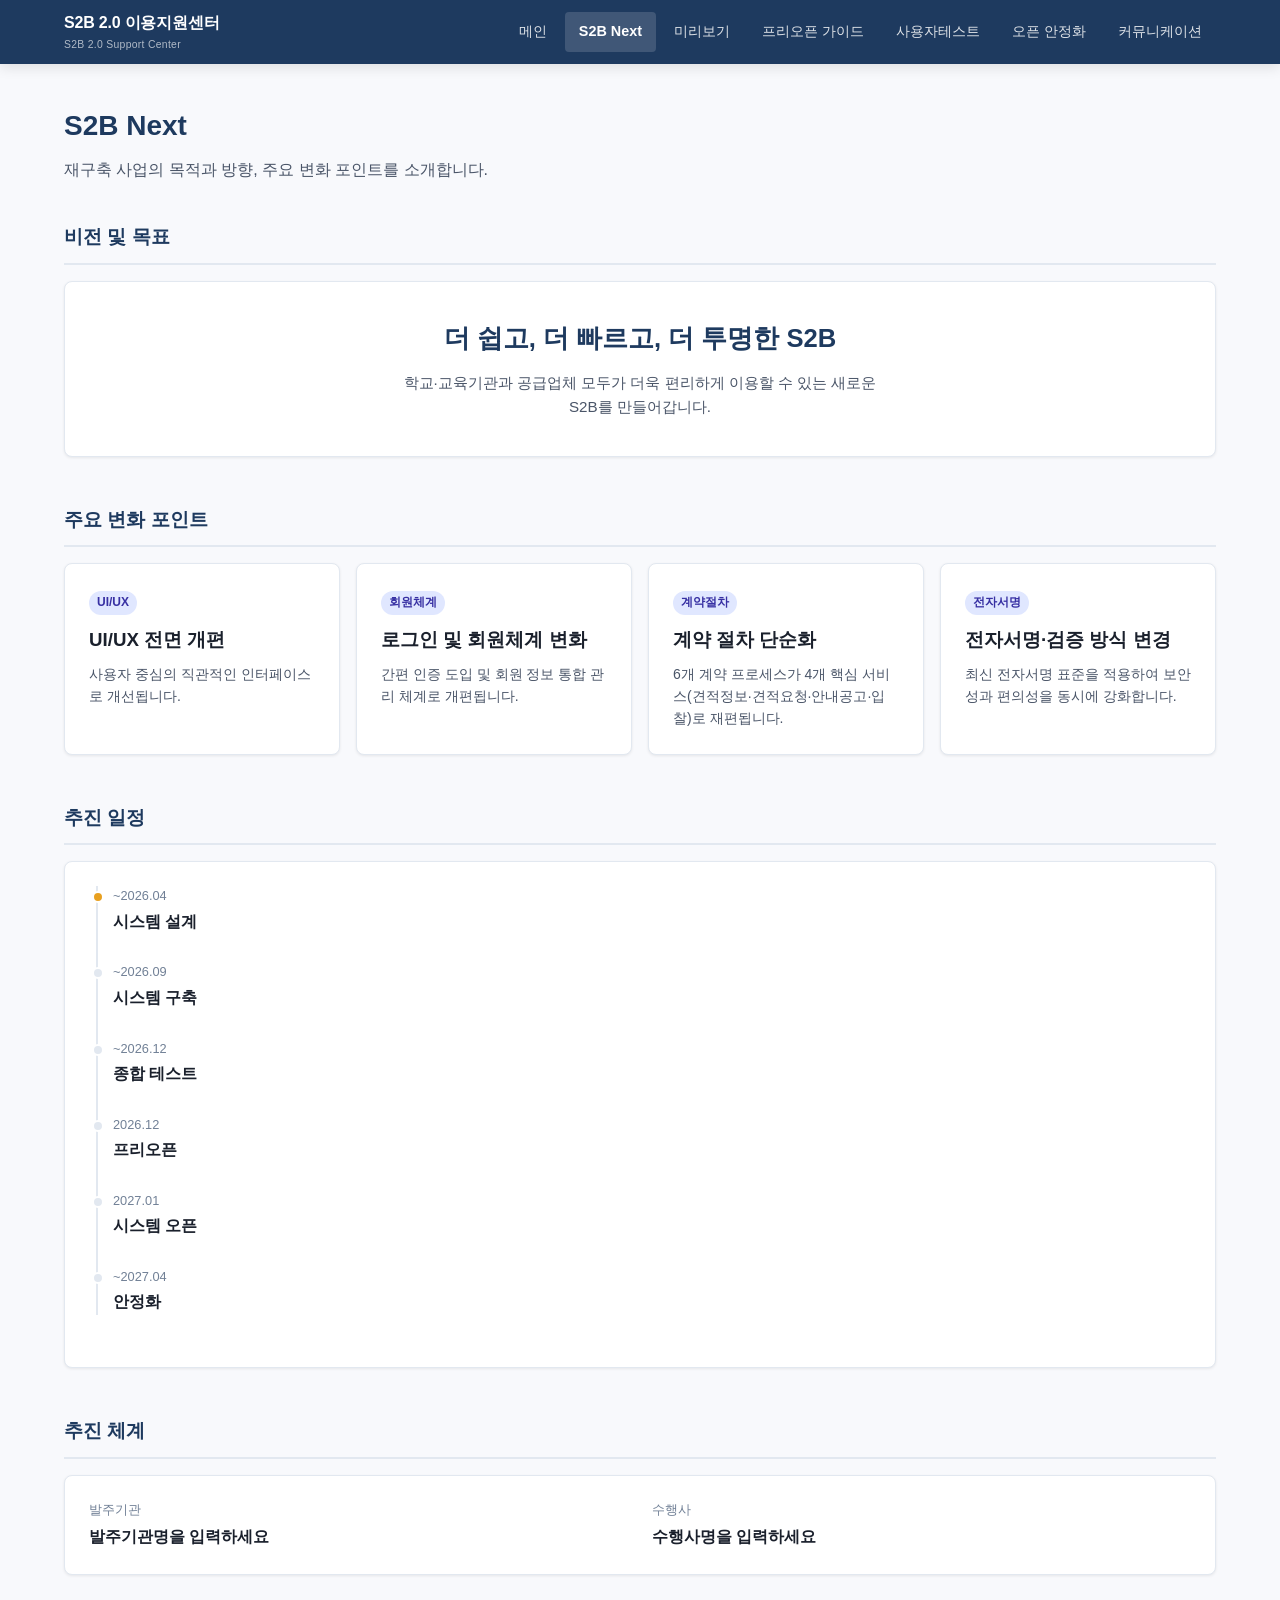
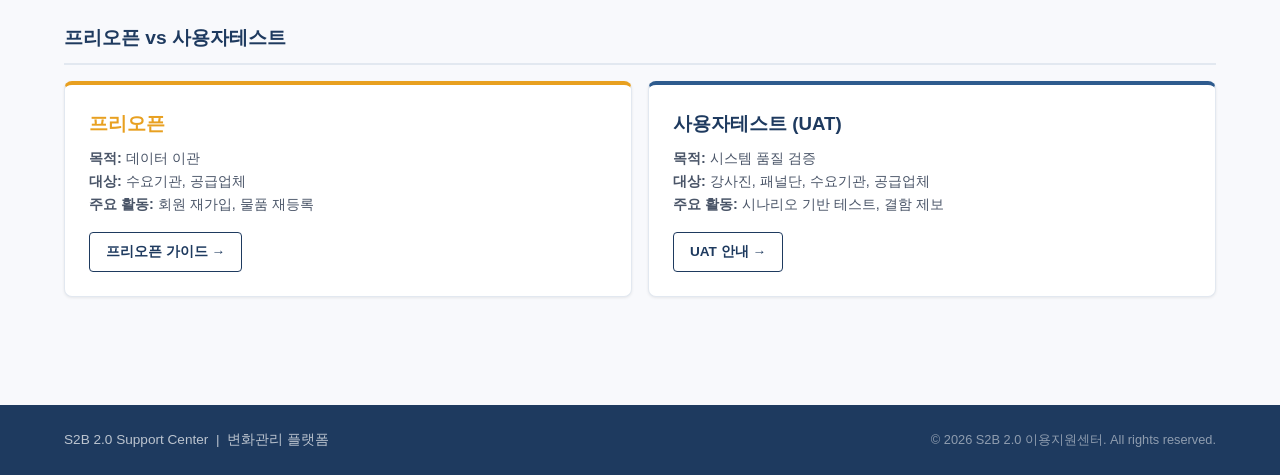
<file: s2b-next.html>
<!DOCTYPE html>
<html lang="ko">
<head>
  <meta charset="UTF-8">
  <meta name="viewport" content="width=device-width, initial-scale=1.0">
  <meta name="description" content="S2B 재구축 사업 소개 - 비전, 주요 변화, 추진 일정">
  <title>S2B Next | S2B 2.0 이용지원센터</title>
  <link rel="stylesheet" href="css/style.css">
</head>
<body>

  <div id="header-mount"></div>

  <main>
    <div class="container">
      <h1 class="page-title">S2B Next</h1>
      <p class="page-desc">재구축 사업의 목적과 방향, 주요 변화 포인트를 소개합니다.</p>

      <!-- 비전 -->
      <section>
        <h2 class="section-title">비전 및 목표</h2>
        <div class="card" style="text-align:center; padding:36px;">
          <div id="vision-title" style="font-size:1.6rem; font-weight:800; color:var(--color-primary); margin-bottom:12px;">-</div>
          <div id="vision-desc" style="color:var(--color-text-sub); font-size:.95rem; max-width:500px; margin:0 auto;"></div>
        </div>
      </section>

      <!-- 주요 변화 -->
      <section>
        <h2 class="section-title">주요 변화 포인트</h2>
        <div id="changes-grid" style="display:grid; grid-template-columns:repeat(auto-fit, minmax(240px,1fr)); gap:16px;"></div>
      </section>

      <!-- 추진 일정 타임라인 -->
      <section>
        <h2 class="section-title">추진 일정</h2>
        <div class="card">
          <div class="timeline" id="project-timeline"></div>
        </div>
      </section>

      <!-- 추진 체계 -->
      <section>
        <h2 class="section-title">추진 체계</h2>
        <div class="card" id="org-section">
          <div style="display:flex; gap:24px; flex-wrap:wrap;">
            <div style="flex:1; min-width:180px;">
              <div style="font-size:.8rem; color:var(--color-text-muted); margin-bottom:4px;">발주기관</div>
              <div id="org-client" style="font-weight:600;">-</div>
            </div>
            <div style="flex:1; min-width:180px;">
              <div style="font-size:.8rem; color:var(--color-text-muted); margin-bottom:4px;">수행사</div>
              <div id="org-contractor" style="font-weight:600;">-</div>
            </div>
          </div>
        </div>
      </section>

      <!-- 프리오픈/UAT 안내 요약 -->
      <section>
        <h2 class="section-title">프리오픈 vs 사용자테스트</h2>
        <div style="display:grid; grid-template-columns:repeat(auto-fit, minmax(260px,1fr)); gap:16px;">
          <div class="card" style="border-top:4px solid var(--color-accent);">
            <h3 style="font-weight:700; margin-bottom:8px; color:var(--color-accent);">프리오픈</h3>
            <p style="font-size:.9rem; color:var(--color-text-sub);">
              <strong>목적:</strong> 데이터 이관<br>
              <strong>대상:</strong> 수요기관, 공급업체<br>
              <strong>주요 활동:</strong> 회원 재가입, 물품 재등록
            </p>
            <a href="preopen.html" class="btn btn-outline" style="margin-top:16px; font-size:.85rem; padding:8px 16px;">프리오픈 가이드 →</a>
          </div>
          <div class="card" style="border-top:4px solid var(--color-primary-lt);">
            <h3 style="font-weight:700; margin-bottom:8px; color:var(--color-primary);">사용자테스트 (UAT)</h3>
            <p style="font-size:.9rem; color:var(--color-text-sub);">
              <strong>목적:</strong> 시스템 품질 검증<br>
              <strong>대상:</strong> 강사진, 패널단, 수요기관, 공급업체<br>
              <strong>주요 활동:</strong> 시나리오 기반 테스트, 결함 제보
            </p>
            <a href="uat.html" class="btn btn-outline" style="margin-top:16px; font-size:.85rem; padding:8px 16px;">UAT 안내 →</a>
          </div>
        </div>
      </section>
    </div>
  </main>

  <div id="footer-mount"></div>

  <script src="js/components.js"></script>
  <script src="js/app.js"></script>
  <script>
    document.addEventListener('DOMContentLoaded', async () => {
      const data = await loadData('data/s2b-next.json');
      if (!data) return;

      document.getElementById('vision-title').textContent = data.vision.title;
      document.getElementById('vision-desc').textContent  = data.vision.description;
      document.getElementById('org-client').textContent     = data.organization.client;
      document.getElementById('org-contractor').textContent = data.organization.contractor;

      // 변화 포인트
      document.getElementById('changes-grid').innerHTML = data.changes.map(c => `
        <div class="card">
          <span class="badge badge-info" style="margin-bottom:10px;">${c.category}</span>
          <h3 style="font-weight:700; margin-bottom:8px;">${c.title}</h3>
          <p style="font-size:.875rem; color:var(--color-text-sub);">${c.description}</p>
        </div>
      `).join('');

      // 타임라인
      document.getElementById('project-timeline').innerHTML = data.timeline.map(t => `
        <div class="timeline-item ${t.status}">
          <div class="timeline-period">${t.period}</div>
          <div class="timeline-label">${t.phase}</div>
        </div>
      `).join('');
    });
  </script>
</body>
</html>
</file>
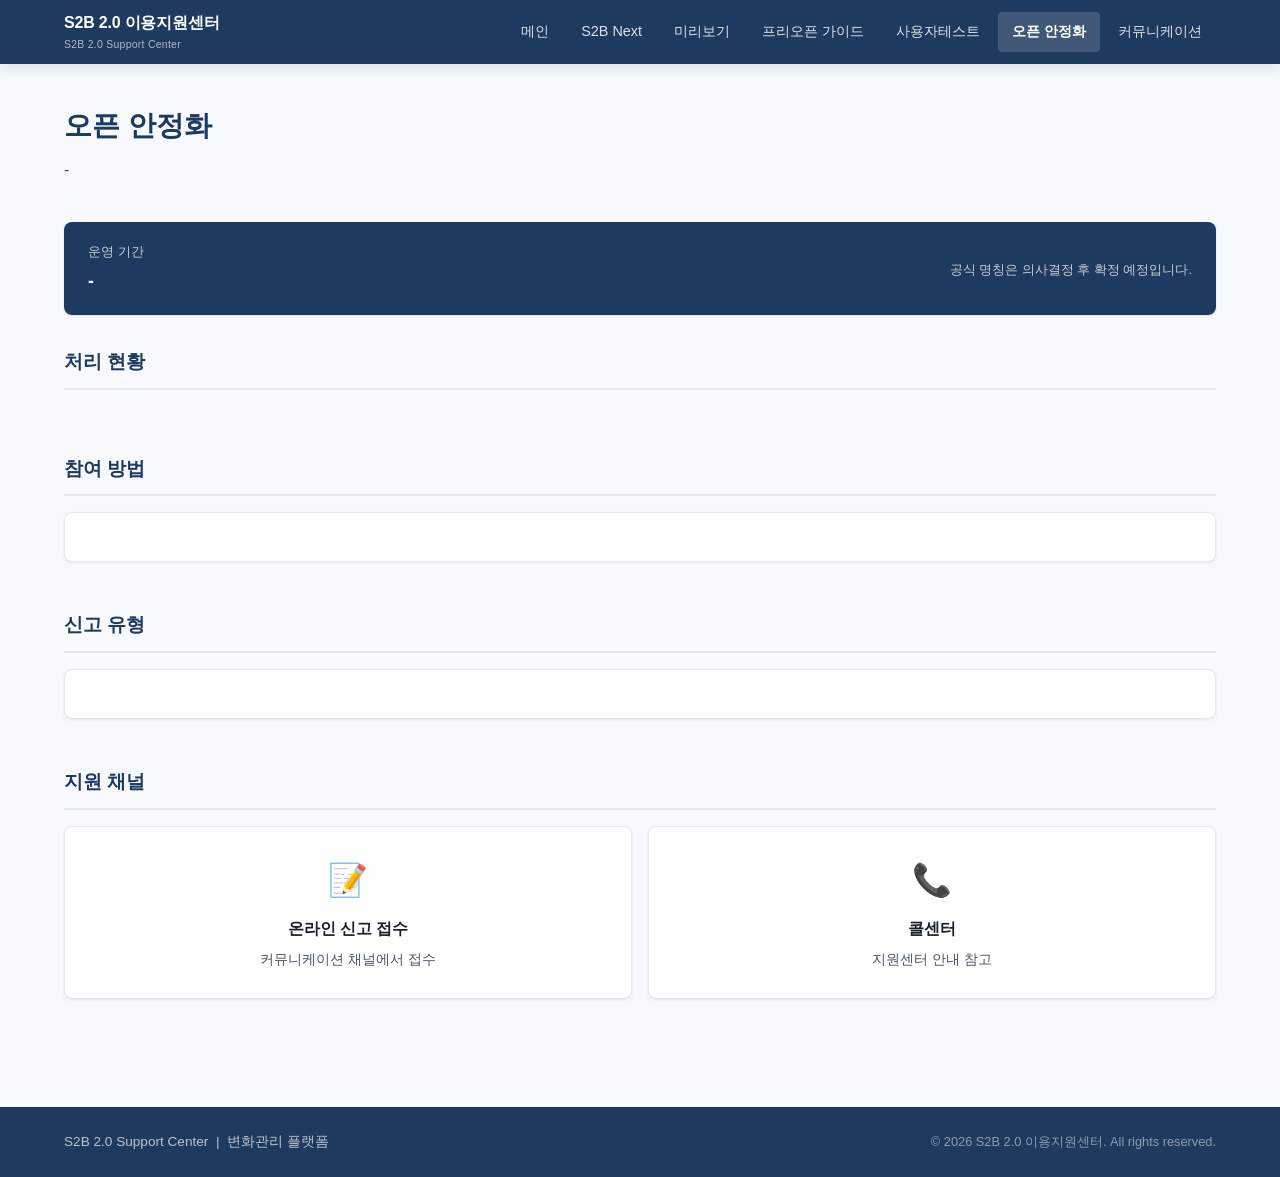
<file: stabilization.html>
<!DOCTYPE html>
<html lang="ko">
<head>
  <meta charset="UTF-8">
  <meta name="viewport" content="width=device-width, initial-scale=1.0">
  <meta name="description" content="오픈 안정화 참여 및 지원 - 버그 신고 및 처리 현황">
  <title>오픈 안정화 | S2B 2.0 이용지원센터</title>
  <link rel="stylesheet" href="css/style.css">
</head>
<body>

  <div id="header-mount"></div>

  <main>
    <div class="container">
      <h1 class="page-title" id="program-name">오픈 안정화</h1>
      <p class="page-desc" id="program-purpose">-</p>

      <!-- 기간 배너 -->
      <div class="card" style="background:var(--color-primary); color:#fff; padding:20px 24px; border:none; margin-bottom:32px; display:flex; gap:24px; align-items:center; flex-wrap:wrap;">
        <div>
          <div style="font-size:.8rem; opacity:.75; margin-bottom:4px;">운영 기간</div>
          <div id="program-period" style="font-weight:700; font-size:1.1rem;">-</div>
        </div>
        <div style="flex:1; text-align:right;">
          <span style="font-size:.8rem; opacity:.75;">공식 명칭은 의사결정 후 확정 예정입니다.</span>
        </div>
      </div>

      <!-- 현황 통계 -->
      <section>
        <h2 class="section-title">처리 현황</h2>
        <div class="stat-grid" id="stab-stats"></div>
      </section>

      <!-- 참여 방법 -->
      <section>
        <h2 class="section-title">참여 방법</h2>
        <div class="card">
          <div id="how-to-steps" style="display:flex; flex-direction:column; gap:16px;"></div>
        </div>
      </section>

      <!-- 신고 유형 -->
      <section>
        <h2 class="section-title">신고 유형</h2>
        <div class="card">
          <ul id="report-categories" style="display:flex; flex-wrap:wrap; gap:10px;"></ul>
        </div>
      </section>

      <!-- 지원 안내 -->
      <section>
        <h2 class="section-title">지원 채널</h2>
        <div style="display:grid; grid-template-columns:repeat(auto-fit, minmax(240px,1fr)); gap:16px;">
          <a href="communication.html" class="card" style="display:block; text-align:center; padding:28px;">
            <div style="font-size:2rem; margin-bottom:10px;">📝</div>
            <div style="font-weight:700; margin-bottom:6px;">온라인 신고 접수</div>
            <div style="font-size:.875rem; color:var(--color-text-sub);">커뮤니케이션 채널에서 접수</div>
          </a>
          <div class="card" style="text-align:center; padding:28px;">
            <div style="font-size:2rem; margin-bottom:10px;">📞</div>
            <div style="font-weight:700; margin-bottom:6px;">콜센터</div>
            <div style="font-size:.875rem; color:var(--color-text-sub);">지원센터 안내 참고</div>
          </div>
        </div>
      </section>
    </div>
  </main>

  <div id="footer-mount"></div>

  <script src="js/components.js"></script>
  <script src="js/app.js"></script>
  <script>
    document.addEventListener('DOMContentLoaded', async () => {
      const data = await loadData('data/stabilization.json');
      if (!data) return;

      const b = data.bugBounty;
      document.getElementById('program-name').textContent    = b.programName;
      document.getElementById('program-purpose').textContent = b.purpose;
      document.getElementById('program-period').textContent  = `${b.period.start} ~ ${b.period.end}`;

      // 통계
      const s = data.stats;
      renderStatCards('stab-stats', [
        { label: '총 접수',          value: s.total,                unit: '건' },
        { label: '처리 진행 중',     value: s.inProgress,           unit: '건' },
        { label: '처리 완료',        value: s.completed,            unit: '건' },
        { label: '참여 기관',        value: s.participatingOrgs,    unit: '개소' },
        { label: '처리 완료율',      value: s.resolutionRate,       unit: '%' },
      ]);

      // 참여 방법
      document.getElementById('how-to-steps').innerHTML = b.howToParticipate.map(s => `
        <div style="display:flex; gap:16px; align-items:flex-start;">
          <div style="width:32px; height:32px; border-radius:50%; background:var(--color-accent); color:#fff; font-weight:700; font-size:.875rem; display:flex; align-items:center; justify-content:center; flex-shrink:0;">${s.seq}</div>
          <div>
            <div style="font-weight:700; margin-bottom:4px;">${s.label}</div>
            <div style="font-size:.875rem; color:var(--color-text-sub);">${s.desc}</div>
          </div>
        </div>
      `).join('');

      // 신고 유형
      document.getElementById('report-categories').innerHTML = data.reportCategories.map(c => `
        <li><span class="badge badge-notice" style="padding:6px 14px;">${c}</span></li>
      `).join('');
    });
  </script>
</body>
</html>
</file>
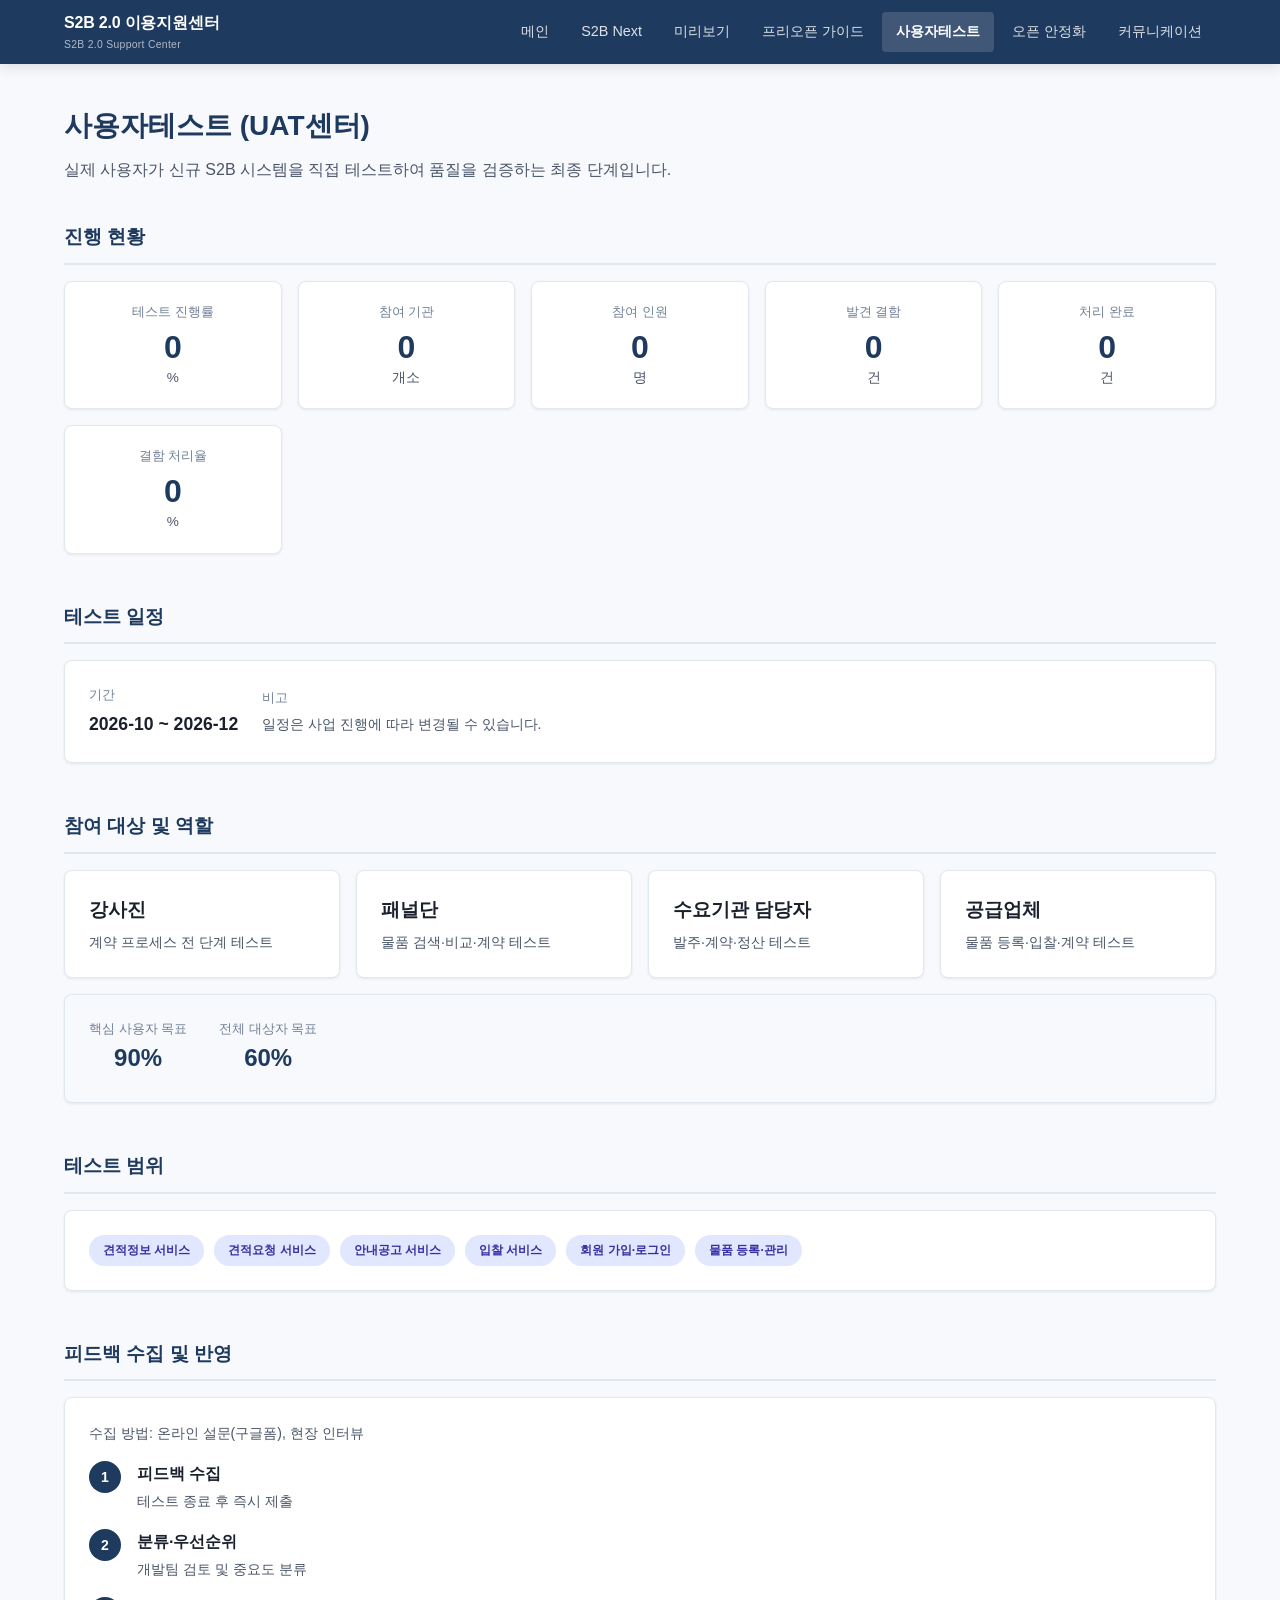
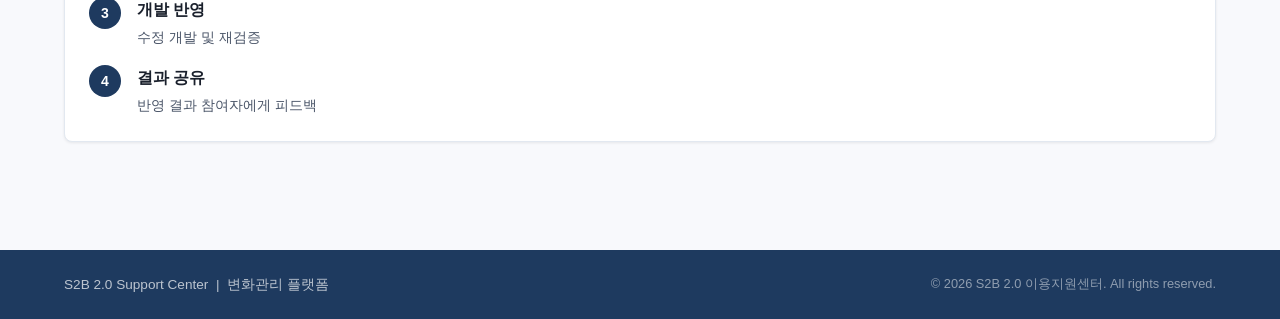
<file: uat.html>
<!DOCTYPE html>
<html lang="ko">
<head>
  <meta charset="UTF-8">
  <meta name="viewport" content="width=device-width, initial-scale=1.0">
  <meta name="description" content="사용자 수락 테스트(UAT) 안내 - 일정, 참여 방법, 진행 현황">
  <title>사용자테스트 | S2B 2.0 이용지원센터</title>
  <link rel="stylesheet" href="css/style.css">
</head>
<body>

  <div id="header-mount"></div>

  <main>
    <div class="container">
      <h1 class="page-title">사용자테스트 (UAT센터)</h1>
      <p class="page-desc" id="uat-purpose">-</p>

      <!-- 진행 현황 통계 -->
      <section>
        <h2 class="section-title">진행 현황</h2>
        <div class="stat-grid" id="uat-stats"></div>
      </section>

      <!-- 일정 -->
      <section>
        <h2 class="section-title">테스트 일정</h2>
        <div class="card" id="uat-schedule">
          <div style="display:flex; gap:24px; flex-wrap:wrap; align-items:center;">
            <div>
              <div style="font-size:.8rem; color:var(--color-text-muted); margin-bottom:4px;">기간</div>
              <div id="uat-period" style="font-weight:700; font-size:1.1rem;">-</div>
            </div>
            <div style="flex:1; min-width:200px;">
              <div style="font-size:.8rem; color:var(--color-text-muted); margin-bottom:4px;">비고</div>
              <div id="uat-note" style="font-size:.875rem; color:var(--color-text-sub);">-</div>
            </div>
          </div>
        </div>
      </section>

      <!-- 참여 대상 -->
      <section>
        <h2 class="section-title">참여 대상 및 역할</h2>
        <div id="participant-grid" style="display:grid; grid-template-columns:repeat(auto-fit, minmax(220px,1fr)); gap:16px;"></div>
        <div class="card" style="margin-top:16px; background:var(--color-bg);">
          <div style="display:flex; gap:32px; flex-wrap:wrap; text-align:center;">
            <div>
              <div style="font-size:.8rem; color:var(--color-text-muted);">핵심 사용자 목표</div>
              <div id="target-core" style="font-size:1.5rem; font-weight:800; color:var(--color-primary);">-</div>
            </div>
            <div>
              <div style="font-size:.8rem; color:var(--color-text-muted);">전체 대상자 목표</div>
              <div id="target-all" style="font-size:1.5rem; font-weight:800; color:var(--color-primary);">-</div>
            </div>
          </div>
        </div>
      </section>

      <!-- 테스트 범위 -->
      <section>
        <h2 class="section-title">테스트 범위</h2>
        <div class="card">
          <ul id="test-scope" style="display:flex; flex-wrap:wrap; gap:10px;"></ul>
        </div>
      </section>

      <!-- 피드백 프로세스 -->
      <section>
        <h2 class="section-title">피드백 수집 및 반영</h2>
        <div class="card">
          <div style="margin-bottom:16px; font-size:.875rem; color:var(--color-text-sub);">
            <span>수집 방법: </span><span id="collect-method">-</span>
          </div>
          <div class="step-list" id="feedback-steps" style="display:flex; flex-direction:column; gap:16px;"></div>
        </div>
      </section>

    </div>
  </main>

  <div id="footer-mount"></div>

  <script src="js/components.js"></script>
  <script src="js/app.js"></script>
  <script>
    document.addEventListener('DOMContentLoaded', async () => {
      const data = await loadData('data/uat.json');
      if (!data) return;

      document.getElementById('uat-purpose').textContent = data.overview.purpose;
      document.getElementById('uat-period').textContent  = `${data.schedule.start} ~ ${data.schedule.end}`;
      document.getElementById('uat-note').textContent    = data.schedule.note;
      document.getElementById('collect-method').textContent = data.feedback.collectMethod;
      document.getElementById('target-core').textContent = `${data.participants.targetRate.core}%`;
      document.getElementById('target-all').textContent  = `${data.participants.targetRate.all}%`;

      // 통계
      const s = data.stats;
      renderStatCards('uat-stats', [
        { label: '테스트 진행률',  value: s.progressRate,      unit: '%' },
        { label: '참여 기관',      value: s.participatingOrgs, unit: '개소' },
        { label: '참여 인원',      value: s.participants,      unit: '명' },
        { label: '발견 결함',      value: s.defectsFound,      unit: '건' },
        { label: '처리 완료',      value: s.defectsResolved,   unit: '건' },
        { label: '결함 처리율',    value: s.resolutionRate,    unit: '%' },
      ]);

      // 참여 대상
      document.getElementById('participant-grid').innerHTML = data.participants.groups.map(g => `
        <div class="card">
          <h3 style="font-weight:700; margin-bottom:6px;">${g.name}</h3>
          <p style="font-size:.875rem; color:var(--color-text-sub);">${g.role}</p>
        </div>
      `).join('');

      // 테스트 범위
      document.getElementById('test-scope').innerHTML = data.testScope.map(t => `
        <li><span class="badge badge-info" style="padding:6px 14px;">${t}</span></li>
      `).join('');

      // 피드백 프로세스
      document.getElementById('feedback-steps').innerHTML = data.feedback.process.map(p => `
        <div style="display:flex; gap:16px; align-items:flex-start;">
          <div style="width:32px; height:32px; border-radius:50%; background:var(--color-primary); color:#fff; font-weight:700; font-size:.875rem; display:flex; align-items:center; justify-content:center; flex-shrink:0;">${p.seq}</div>
          <div>
            <div style="font-weight:700; margin-bottom:4px;">${p.step}</div>
            <div style="font-size:.875rem; color:var(--color-text-sub);">${p.desc}</div>
          </div>
        </div>
      `).join('');
    });
  </script>
</body>
</html>
</file>
<file: css/style.css>
/* ============================================================
   S2B 2.0 이용지원센터 - style.css
   반응형: PC(1024px+) / Mobile(~767px)
   ============================================================ */

/* ── CSS 변수 ── */
:root {
  --color-primary:     #1E3A5F;
  --color-primary-lt:  #2E5B8E;
  --color-accent:      #E8A020;
  --color-success:     #27AE60;
  --color-danger:      #E74C3C;
  --color-warning:     #F39C12;

  --color-bg:          #F8F9FC;
  --color-surface:     #FFFFFF;
  --color-border:      #E2E8F0;

  --color-text:        #1A202C;
  --color-text-sub:    #4A5568;
  --color-text-muted:  #718096;

  --font-base:         'Noto Sans KR', 'Apple SD Gothic Neo', sans-serif;
  --font-size-base:    16px;

  --radius-sm:         4px;
  --radius-md:         8px;
  --radius-lg:         12px;

  --shadow-sm:         0 1px 3px rgba(0,0,0,.08);
  --shadow-md:         0 4px 12px rgba(0,0,0,.10);

  --header-height:     64px;
  --container-width:   1200px;
  --gap:               24px;
}

/* ── 리셋 ── */
*, *::before, *::after { box-sizing: border-box; margin: 0; padding: 0; }
html { font-size: var(--font-size-base); scroll-behavior: smooth; }
body {
  font-family: var(--font-base);
  color: var(--color-text);
  background: var(--color-bg);
  line-height: 1.6;
  min-height: 100vh;
  display: flex;
  flex-direction: column;
}
a { color: inherit; text-decoration: none; }
ul, ol { list-style: none; }
img { max-width: 100%; display: block; }
button { cursor: pointer; font-family: inherit; border: none; background: none; }

/* ── 레이아웃 ── */
.container {
  width: 100%;
  max-width: var(--container-width);
  margin: 0 auto;
  padding: 0 var(--gap);
}
main { flex: 1; padding: 40px 0 60px; }
.page-title {
  font-size: 1.75rem;
  font-weight: 700;
  color: var(--color-primary);
  margin-bottom: 8px;
}
.page-desc {
  color: var(--color-text-sub);
  margin-bottom: 40px;
}
section { margin-bottom: 48px; }
.section-title {
  font-size: 1.2rem;
  font-weight: 700;
  color: var(--color-primary);
  margin-bottom: 16px;
  padding-bottom: 10px;
  border-bottom: 2px solid var(--color-border);
}

/* ── 헤더 ── */
#site-header {
  position: sticky;
  top: 0;
  z-index: 100;
  height: var(--header-height);
  background: var(--color-primary);
  box-shadow: var(--shadow-md);
}
#site-header .container {
  display: flex;
  align-items: center;
  justify-content: space-between;
  height: 100%;
}
.header-logo {
  display: flex;
  flex-direction: column;
  gap: 1px;
}
.header-logo .logo-title {
  font-size: 1rem;
  font-weight: 700;
  color: #fff;
  letter-spacing: -.2px;
}
.header-logo .logo-sub {
  font-size: .65rem;
  color: rgba(255,255,255,.65);
  letter-spacing: .3px;
}

/* GNB */
.gnb { display: flex; gap: 4px; }
.gnb a {
  display: block;
  padding: 8px 14px;
  font-size: .9rem;
  color: rgba(255,255,255,.85);
  border-radius: var(--radius-sm);
  transition: background .15s, color .15s;
  white-space: nowrap;
}
.gnb a:hover,
.gnb a.active {
  background: rgba(255,255,255,.15);
  color: #fff;
}
.gnb a.active { font-weight: 700; }

/* 햄버거 버튼 (모바일 전용) */
.menu-toggle {
  display: none;
  flex-direction: column;
  gap: 5px;
  padding: 6px;
}
.menu-toggle span {
  display: block;
  width: 24px;
  height: 2px;
  background: #fff;
  border-radius: 2px;
  transition: transform .25s, opacity .25s;
}
.menu-toggle.open span:nth-child(1) { transform: translateY(7px) rotate(45deg); }
.menu-toggle.open span:nth-child(2) { opacity: 0; }
.menu-toggle.open span:nth-child(3) { transform: translateY(-7px) rotate(-45deg); }

/* ── 푸터 ── */
#site-footer {
  background: var(--color-primary);
  color: rgba(255,255,255,.7);
  padding: 24px 0;
  font-size: .85rem;
}
#site-footer .container {
  display: flex;
  align-items: center;
  justify-content: space-between;
  flex-wrap: wrap;
  gap: 8px;
}
.footer-copy { color: rgba(255,255,255,.5); font-size: .8rem; }

/* ── 공통 컴포넌트 ── */

/* 배지 */
.badge {
  display: inline-block;
  padding: 2px 8px;
  border-radius: 20px;
  font-size: .75rem;
  font-weight: 600;
}
.badge-urgent  { background: #FEE2E2; color: var(--color-danger); }
.badge-notice  { background: #DBEAFE; color: #1D4ED8; }
.badge-new     { background: #D1FAE5; color: #065F46; }
.badge-info    { background: #E0E7FF; color: #3730A3; }

/* 카드 */
.card {
  background: var(--color-surface);
  border: 1px solid var(--color-border);
  border-radius: var(--radius-md);
  padding: 24px;
  box-shadow: var(--shadow-sm);
}

/* 통계 카드 */
.stat-grid {
  display: grid;
  grid-template-columns: repeat(auto-fit, minmax(200px, 1fr));
  gap: 16px;
}
.stat-card {
  background: var(--color-surface);
  border: 1px solid var(--color-border);
  border-radius: var(--radius-md);
  padding: 20px;
  text-align: center;
  box-shadow: var(--shadow-sm);
}
.stat-card .stat-label {
  font-size: .8rem;
  color: var(--color-text-muted);
  margin-bottom: 8px;
}
.stat-card .stat-value {
  font-size: 2rem;
  font-weight: 700;
  color: var(--color-primary);
  line-height: 1;
}
.stat-card .stat-unit {
  font-size: .85rem;
  color: var(--color-text-sub);
  margin-top: 4px;
}

/* 진행률 바 */
.progress-wrap { margin-bottom: 12px; }
.progress-label {
  display: flex;
  justify-content: space-between;
  font-size: .85rem;
  margin-bottom: 6px;
  color: var(--color-text-sub);
}
.progress-bar {
  height: 8px;
  background: var(--color-border);
  border-radius: 4px;
  overflow: hidden;
}
.progress-fill {
  height: 100%;
  background: var(--color-primary-lt);
  border-radius: 4px;
  transition: width .6s ease;
}
.progress-fill.accent { background: var(--color-accent); }
.progress-fill.success { background: var(--color-success); }

/* 공지 목록 */
.notice-list { display: flex; flex-direction: column; gap: 0; }
.notice-entry { border-bottom: 1px solid var(--color-border); }
.notice-entry:last-child { border-bottom: none; }
.notice-item {
  width: 100%;
  display: flex;
  align-items: center;
  gap: 12px;
  padding: 14px 0;
  font-size: .9rem;
  background: none;
  border: none;
  cursor: pointer;
  text-align: left;
}
.notice-item:hover { background: var(--color-bg); }
.notice-item .notice-title {
  flex: 1;
  overflow: hidden;
  white-space: nowrap;
  text-overflow: ellipsis;
}
.notice-item .notice-date { color: var(--color-text-muted); font-size: .8rem; flex-shrink: 0; }
.notice-item .notice-arrow { font-size: .8rem; transition: transform .25s; flex-shrink: 0; color: var(--color-text-muted); }
.notice-entry.open .notice-arrow { transform: rotate(180deg); }
.notice-body {
  display: none;
  padding: 0 4px 16px;
  font-size: .875rem;
  color: var(--color-text-sub);
  line-height: 1.7;
}
.notice-entry.open .notice-body { display: block; }

/* 버튼 */
.btn {
  display: inline-flex;
  align-items: center;
  gap: 6px;
  padding: 10px 20px;
  border-radius: var(--radius-sm);
  font-size: .9rem;
  font-weight: 600;
  transition: opacity .15s, transform .1s;
}
.btn:hover { opacity: .88; transform: translateY(-1px); }
.btn-primary { background: var(--color-primary); color: #fff; }
.btn-accent  { background: var(--color-accent); color: #fff; }
.btn-outline {
  background: transparent;
  color: var(--color-primary);
  border: 1.5px solid var(--color-primary);
}

/* 긴급공지 배너 */
.urgent-banner {
  background: #FEF3CD;
  border-left: 4px solid var(--color-warning);
  border-radius: 0 var(--radius-sm) var(--radius-sm) 0;
  padding: 12px 16px;
  margin-bottom: 16px;
  display: flex;
  align-items: center;
  gap: 10px;
  font-size: .9rem;
}
.urgent-banner .urgent-icon { font-size: 1.1rem; flex-shrink: 0; }
.urgent-banner .urgent-text { flex: 1; }
.urgent-banner .urgent-date { color: var(--color-text-muted); font-size: .8rem; flex-shrink: 0; }

/* 타임라인 */
.timeline { position: relative; padding-left: 24px; }
.timeline::before {
  content: '';
  position: absolute;
  left: 7px; top: 0; bottom: 0;
  width: 2px;
  background: var(--color-border);
}
.timeline-item { position: relative; margin-bottom: 28px; }
.timeline-item::before {
  content: '';
  position: absolute;
  left: -21px;
  top: 5px;
  width: 12px;
  height: 12px;
  border-radius: 50%;
  background: var(--color-border);
  border: 2px solid var(--color-surface);
}
.timeline-item.done::before   { background: var(--color-success); }
.timeline-item.active::before { background: var(--color-accent); }
.timeline-item.upcoming::before { background: var(--color-border); }
.timeline-period { font-size: .8rem; color: var(--color-text-muted); margin-bottom: 2px; }
.timeline-label  { font-weight: 600; }

/* FAQ 아코디언 */
.faq-list { display: flex; flex-direction: column; gap: 8px; }
.faq-item { border: 1px solid var(--color-border); border-radius: var(--radius-md); overflow: hidden; }
.faq-question {
  width: 100%;
  display: flex;
  align-items: center;
  justify-content: space-between;
  padding: 16px 20px;
  font-size: .95rem;
  font-weight: 600;
  text-align: left;
  background: var(--color-surface);
  transition: background .15s;
}
.faq-question:hover { background: var(--color-bg); }
.faq-question .faq-arrow {
  font-size: .8rem;
  transition: transform .25s;
  flex-shrink: 0;
}
.faq-item.open .faq-arrow { transform: rotate(180deg); }
.faq-answer {
  display: none;
  padding: 0 20px 16px;
  font-size: .9rem;
  color: var(--color-text-sub);
  line-height: 1.7;
}
.faq-item.open .faq-answer { display: block; }

/* 체크리스트 */
.checklist { display: flex; flex-direction: column; gap: 10px; }
.checklist-item {
  display: flex;
  align-items: flex-start;
  gap: 10px;
  font-size: .9rem;
}
.checklist-item input[type="checkbox"] {
  width: 18px; height: 18px;
  margin-top: 2px;
  accent-color: var(--color-primary);
  flex-shrink: 0;
}

/* ── 미리보기 전용: PC 전용 안내 ── */
.pc-only-notice {
  display: none;
  text-align: center;
  padding: 60px 20px;
  color: var(--color-text-sub);
}
.pc-only-notice .pc-only-icon { font-size: 3rem; margin-bottom: 16px; }
.pc-only-notice p { font-size: 1rem; }
.preview-frame-wrap {
  width: 100%;
  border: 1px solid var(--color-border);
  border-radius: var(--radius-md);
  overflow: hidden;
  background: #fff;
}
.preview-frame-wrap iframe {
  width: 100%;
  min-height: 700px;
  border: none;
  display: block;
}

/* ── 반응형: 모바일 (~ 767px) ── */
@media (max-width: 767px) {
  :root {
    --font-size-base: 15px;
    --gap: 16px;
  }

  main { padding: 24px 0 48px; }
  .page-title { font-size: 1.4rem; }

  /* 헤더: 햄버거 메뉴 */
  .menu-toggle { display: flex; }
  .gnb {
    display: none;
    position: absolute;
    top: var(--header-height);
    left: 0;
    right: 0;
    flex-direction: column;
    gap: 0;
    background: var(--color-primary);
    padding: 8px 0 16px;
    box-shadow: var(--shadow-md);
  }
  .gnb.open { display: flex; }
  .gnb a {
    padding: 12px 24px;
    border-radius: 0;
    font-size: 1rem;
  }

  /* 통계 그리드: 2열 */
  .stat-grid { grid-template-columns: repeat(2, 1fr); }

  /* 미리보기: 모바일 숨김 */
  .preview-content  { display: none; }
  .pc-only-notice   { display: block; }

  /* 푸터 */
  #site-footer .container { flex-direction: column; align-items: flex-start; }
}

/* 태블릿 (768px ~ 1023px) */
@media (min-width: 768px) and (max-width: 1023px) {
  :root { --container-width: 960px; }
  .stat-grid { grid-template-columns: repeat(3, 1fr); }
}
</file>
